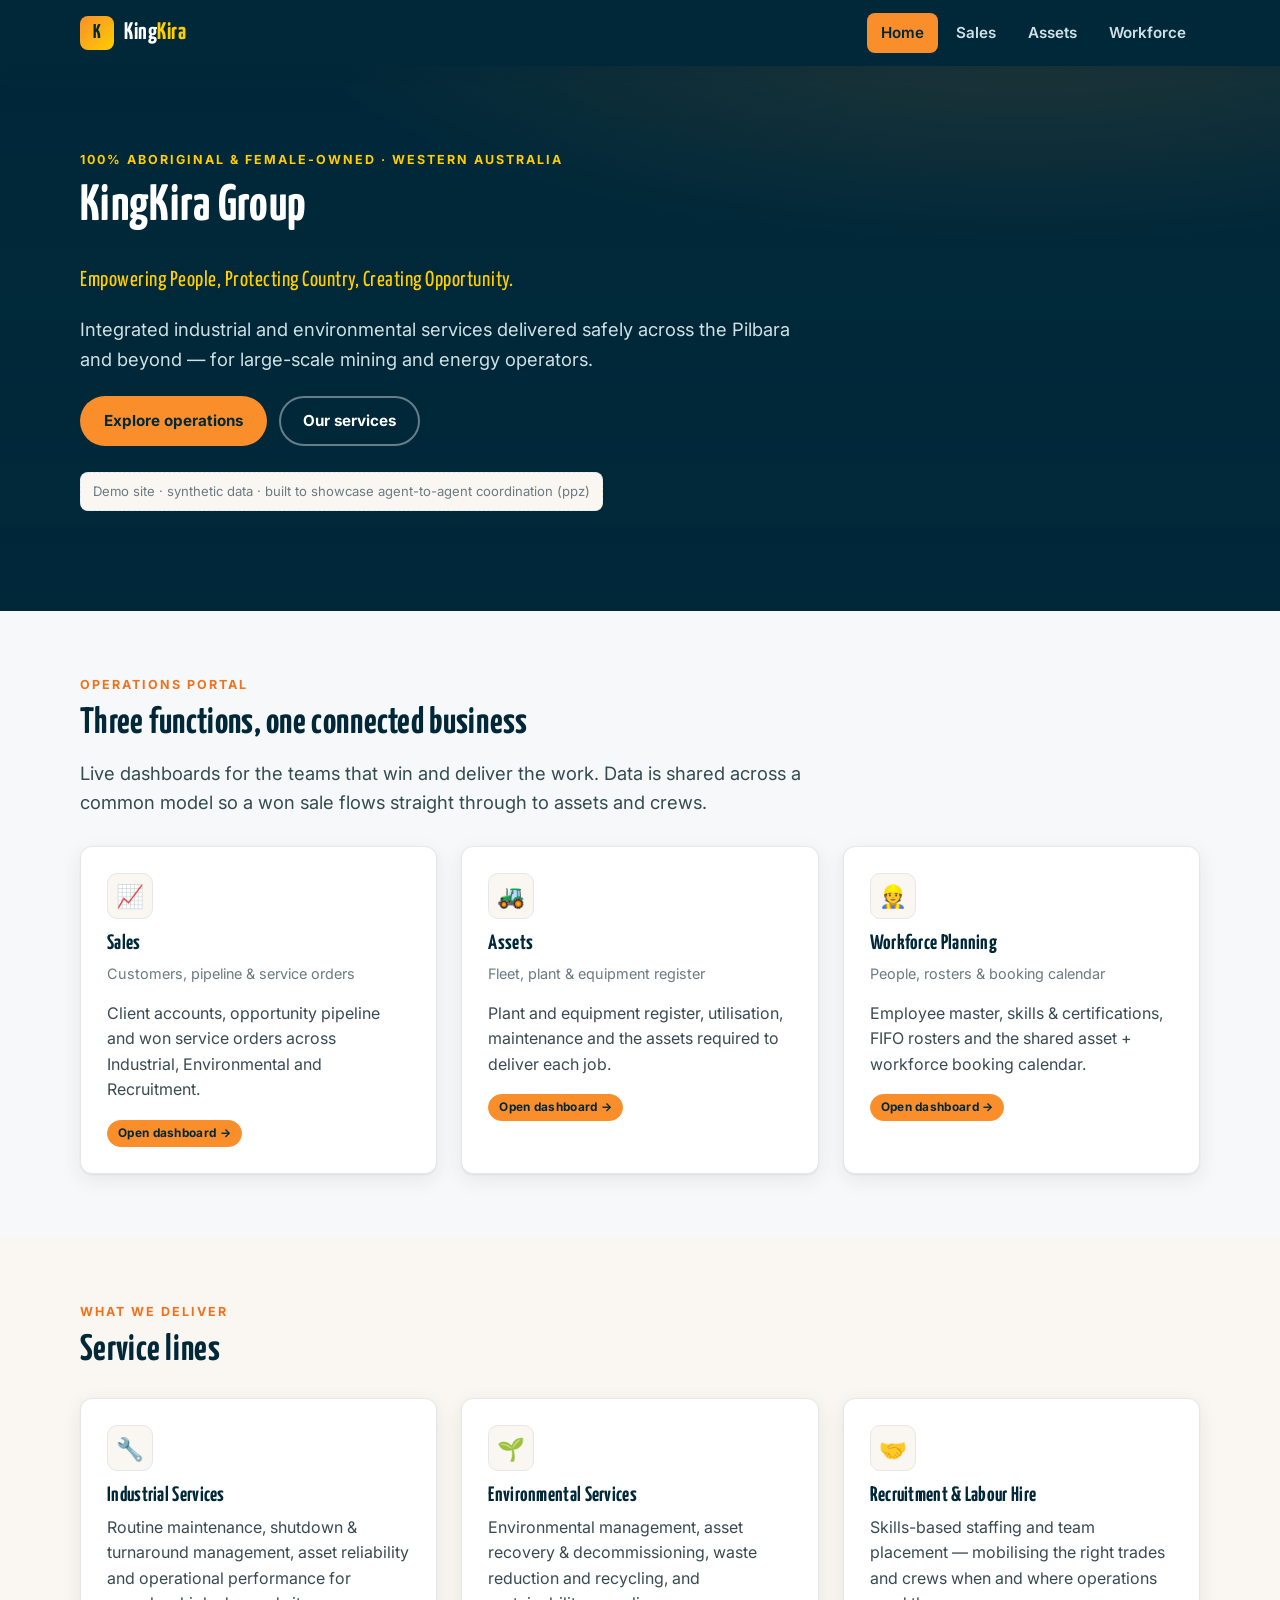
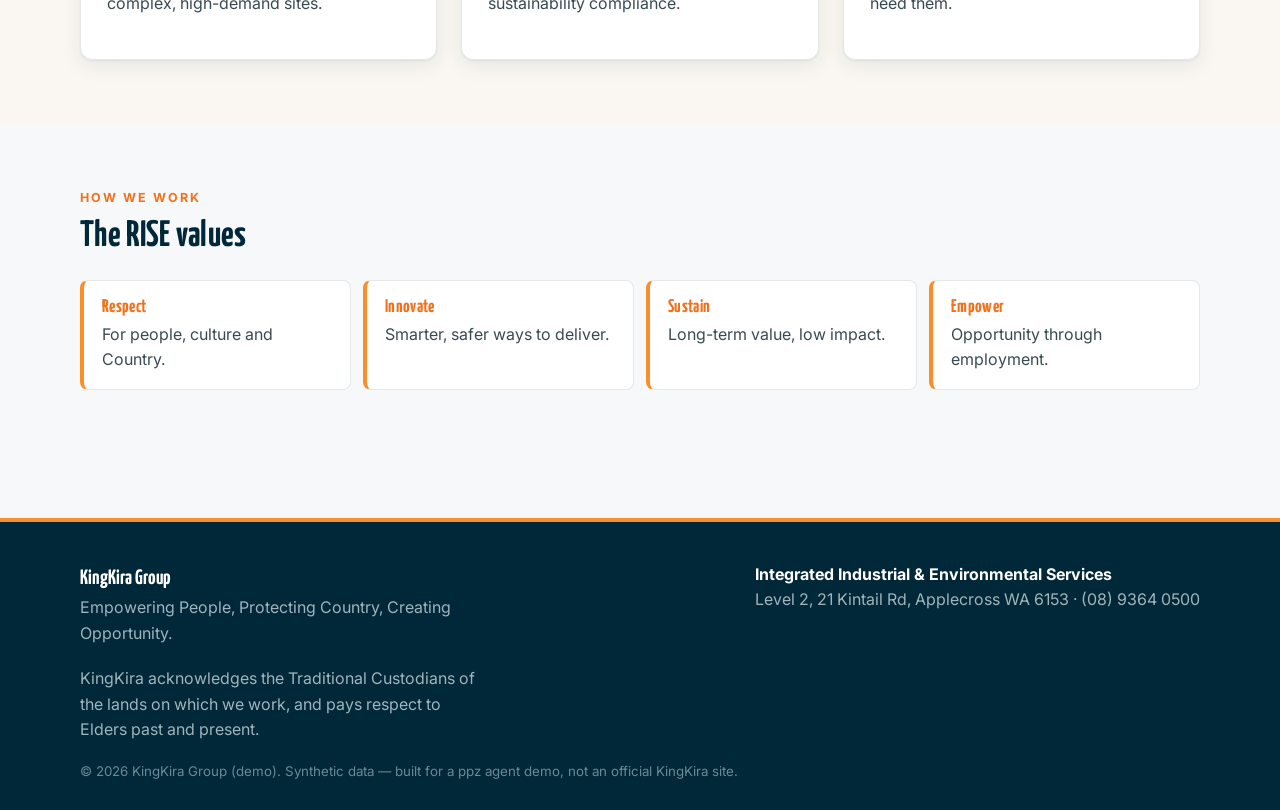
<file: docs/index.html>
<!DOCTYPE html>
<html lang="en" data-year="2026">
<head>
  <meta charset="utf-8">
  <meta name="viewport" content="width=device-width, initial-scale=1">
  <title>KingKira Group — Integrated Industrial &amp; Environmental Services</title>
  <meta name="description" content="KingKira Group operations portal (demo): Sales, Assets and Workforce Planning across WA mining &amp; energy.">
  <link rel="stylesheet" href="assets/css/brand.css">
</head>
<body>
  <div id="site-header"></div>

  <!-- HERO -->
  <section class="kk-hero">
    <div class="kk-container">
      <div class="kk-eyebrow" style="color:var(--kk-gold)">100% Aboriginal &amp; female-owned &middot; Western Australia</div>
      <h1>KingKira Group</h1>
      <div class="kk-hero__tag">Empowering People, Protecting Country, Creating Opportunity.</div>
      <p class="kk-lead" style="margin-top:18px">
        Integrated industrial and environmental services delivered safely across the Pilbara
        and beyond &mdash; for large-scale mining and energy operators.
      </p>
      <div class="kk-flex" style="margin-top:22px">
        <a class="kk-btn kk-btn--primary" href="#operations">Explore operations</a>
        <a class="kk-btn kk-btn--ghost" href="#services">Our services</a>
      </div>
      <p style="margin-top:26px"><span class="kk-demo-note">Demo site &middot; synthetic data &middot; built to showcase agent-to-agent coordination (ppz)</span></p>
    </div>
  </section>

  <!-- OPERATIONS: the 3 sub-portals -->
  <section class="kk-section" id="operations">
    <div class="kk-container">
      <div class="kk-eyebrow">Operations portal</div>
      <h2>Three functions, one connected business</h2>
      <p class="kk-lead">Live dashboards for the teams that win and deliver the work. Data is shared across a common model so a won sale flows straight through to assets and crews.</p>
      <div class="kk-grid kk-grid--3" style="margin-top:28px">

        <a class="kk-card kk-card--link" href="sales/" style="text-decoration:none;color:inherit">
          <div class="kk-card__icon">📈</div>
          <h3>Sales</h3>
          <p class="kk-card__meta">Customers, pipeline &amp; service orders</p>
          <p>Client accounts, opportunity pipeline and won service orders across Industrial, Environmental and Recruitment.</p>
          <span class="kk-badge kk-badge--orange">Open dashboard →</span>
        </a>

        <a class="kk-card kk-card--link" href="fleet/" style="text-decoration:none;color:inherit">
          <div class="kk-card__icon">🚜</div>
          <h3>Assets</h3>
          <p class="kk-card__meta">Fleet, plant &amp; equipment register</p>
          <p>Plant and equipment register, utilisation, maintenance and the assets required to deliver each job.</p>
          <span class="kk-badge kk-badge--orange">Open dashboard →</span>
        </a>

        <a class="kk-card kk-card--link" href="workforce/" style="text-decoration:none;color:inherit">
          <div class="kk-card__icon">👷</div>
          <h3>Workforce Planning</h3>
          <p class="kk-card__meta">People, rosters &amp; booking calendar</p>
          <p>Employee master, skills &amp; certifications, FIFO rosters and the shared asset + workforce booking calendar.</p>
          <span class="kk-badge kk-badge--orange">Open dashboard →</span>
        </a>

      </div>
    </div>
  </section>

  <!-- SERVICES -->
  <section class="kk-section kk-section--tint" id="services">
    <div class="kk-container">
      <div class="kk-eyebrow">What we deliver</div>
      <h2>Service lines</h2>
      <div class="kk-grid kk-grid--3" style="margin-top:28px">
        <div class="kk-card">
          <div class="kk-card__icon">🔧</div>
          <h3>Industrial Services</h3>
          <p>Routine maintenance, shutdown &amp; turnaround management, asset reliability and operational performance for complex, high-demand sites.</p>
        </div>
        <div class="kk-card">
          <div class="kk-card__icon">🌱</div>
          <h3>Environmental Services</h3>
          <p>Environmental management, asset recovery &amp; decommissioning, waste reduction and recycling, and sustainability compliance.</p>
        </div>
        <div class="kk-card">
          <div class="kk-card__icon">🤝</div>
          <h3>Recruitment &amp; Labour Hire</h3>
          <p>Skills-based staffing and team placement — mobilising the right trades and crews when and where operations need them.</p>
        </div>
      </div>
    </div>
  </section>

  <!-- RISE VALUES -->
  <section class="kk-section">
    <div class="kk-container">
      <div class="kk-eyebrow">How we work</div>
      <h2>The RISE values</h2>
      <div class="kk-rise" style="margin-top:24px">
        <div class="kk-rise__item"><h4>Respect</h4><p class="kk-mb0">For people, culture and Country.</p></div>
        <div class="kk-rise__item"><h4>Innovate</h4><p class="kk-mb0">Smarter, safer ways to deliver.</p></div>
        <div class="kk-rise__item"><h4>Sustain</h4><p class="kk-mb0">Long-term value, low impact.</p></div>
        <div class="kk-rise__item"><h4>Empower</h4><p class="kk-mb0">Opportunity through employment.</p></div>
      </div>
    </div>
  </section>

  <div id="site-footer"></div>
  <script src="assets/js/include.js" data-active="home"></script>
</body>
</html>
</file>
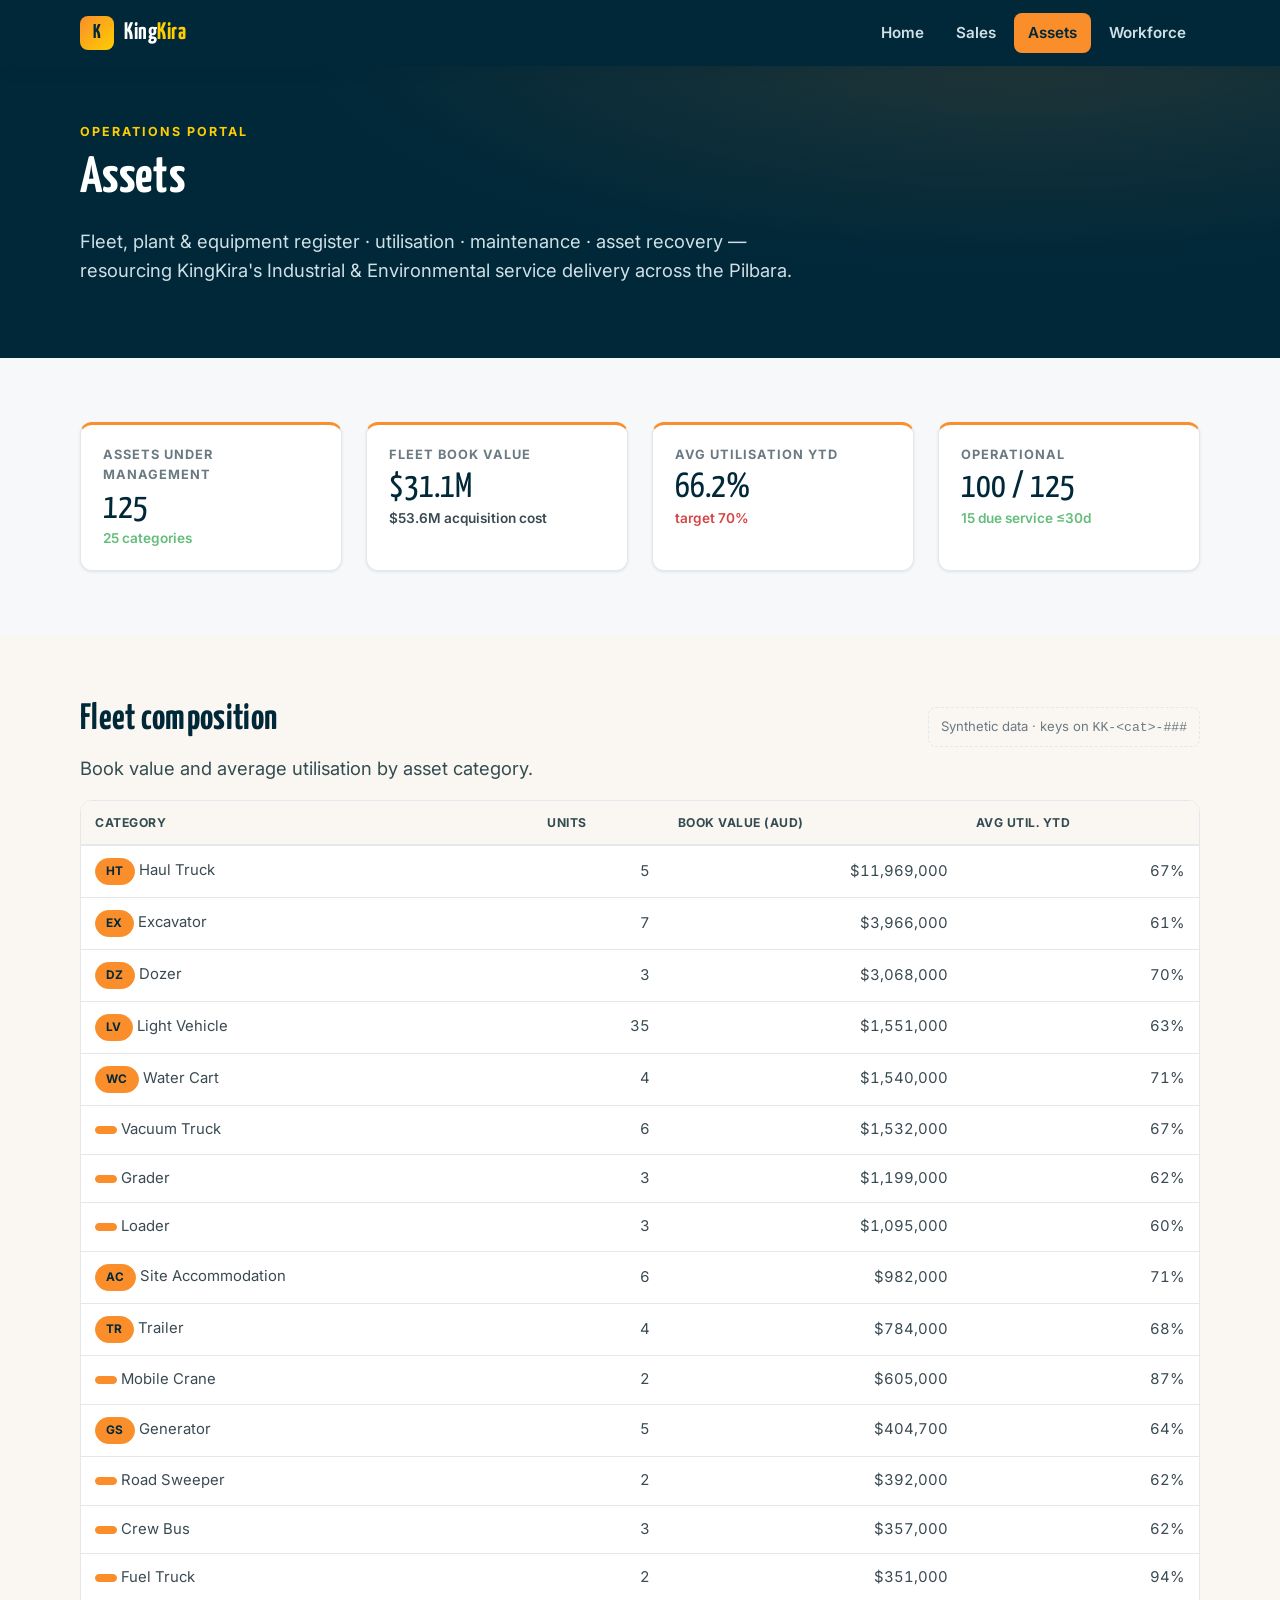
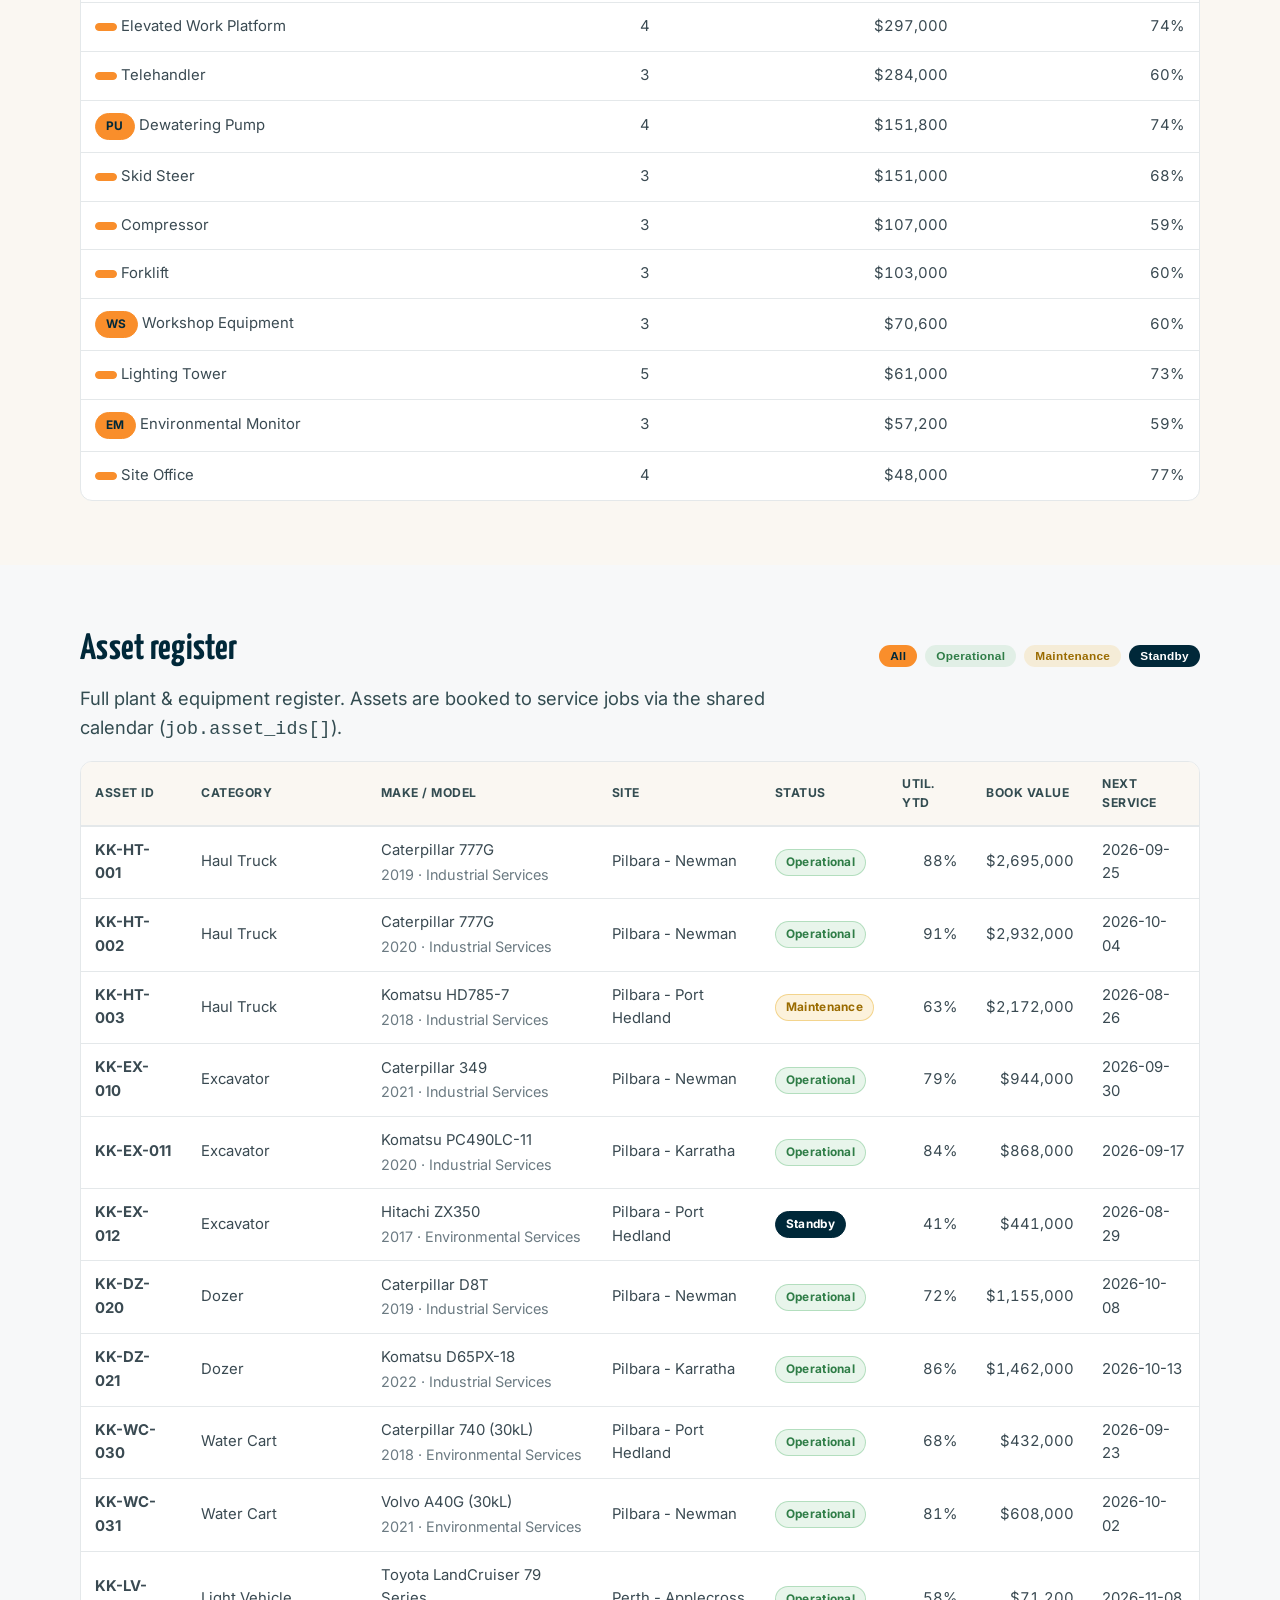
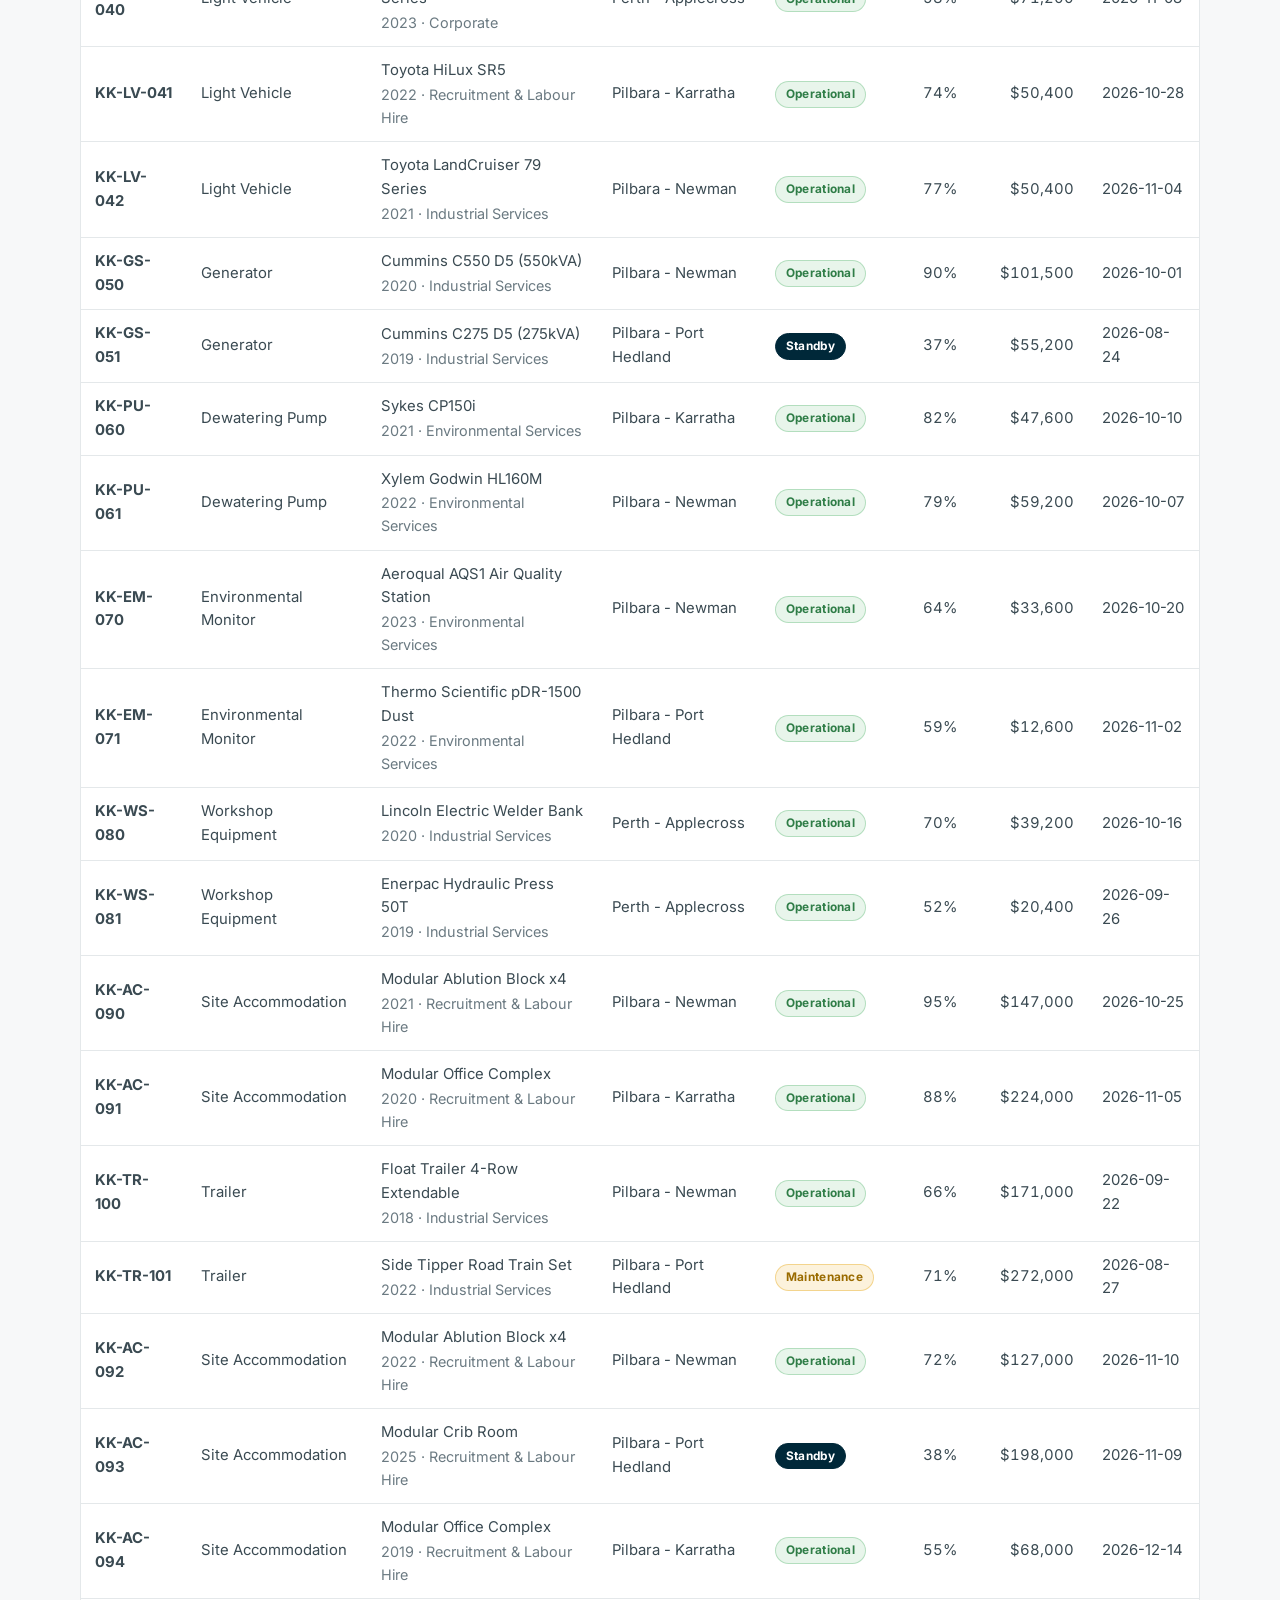
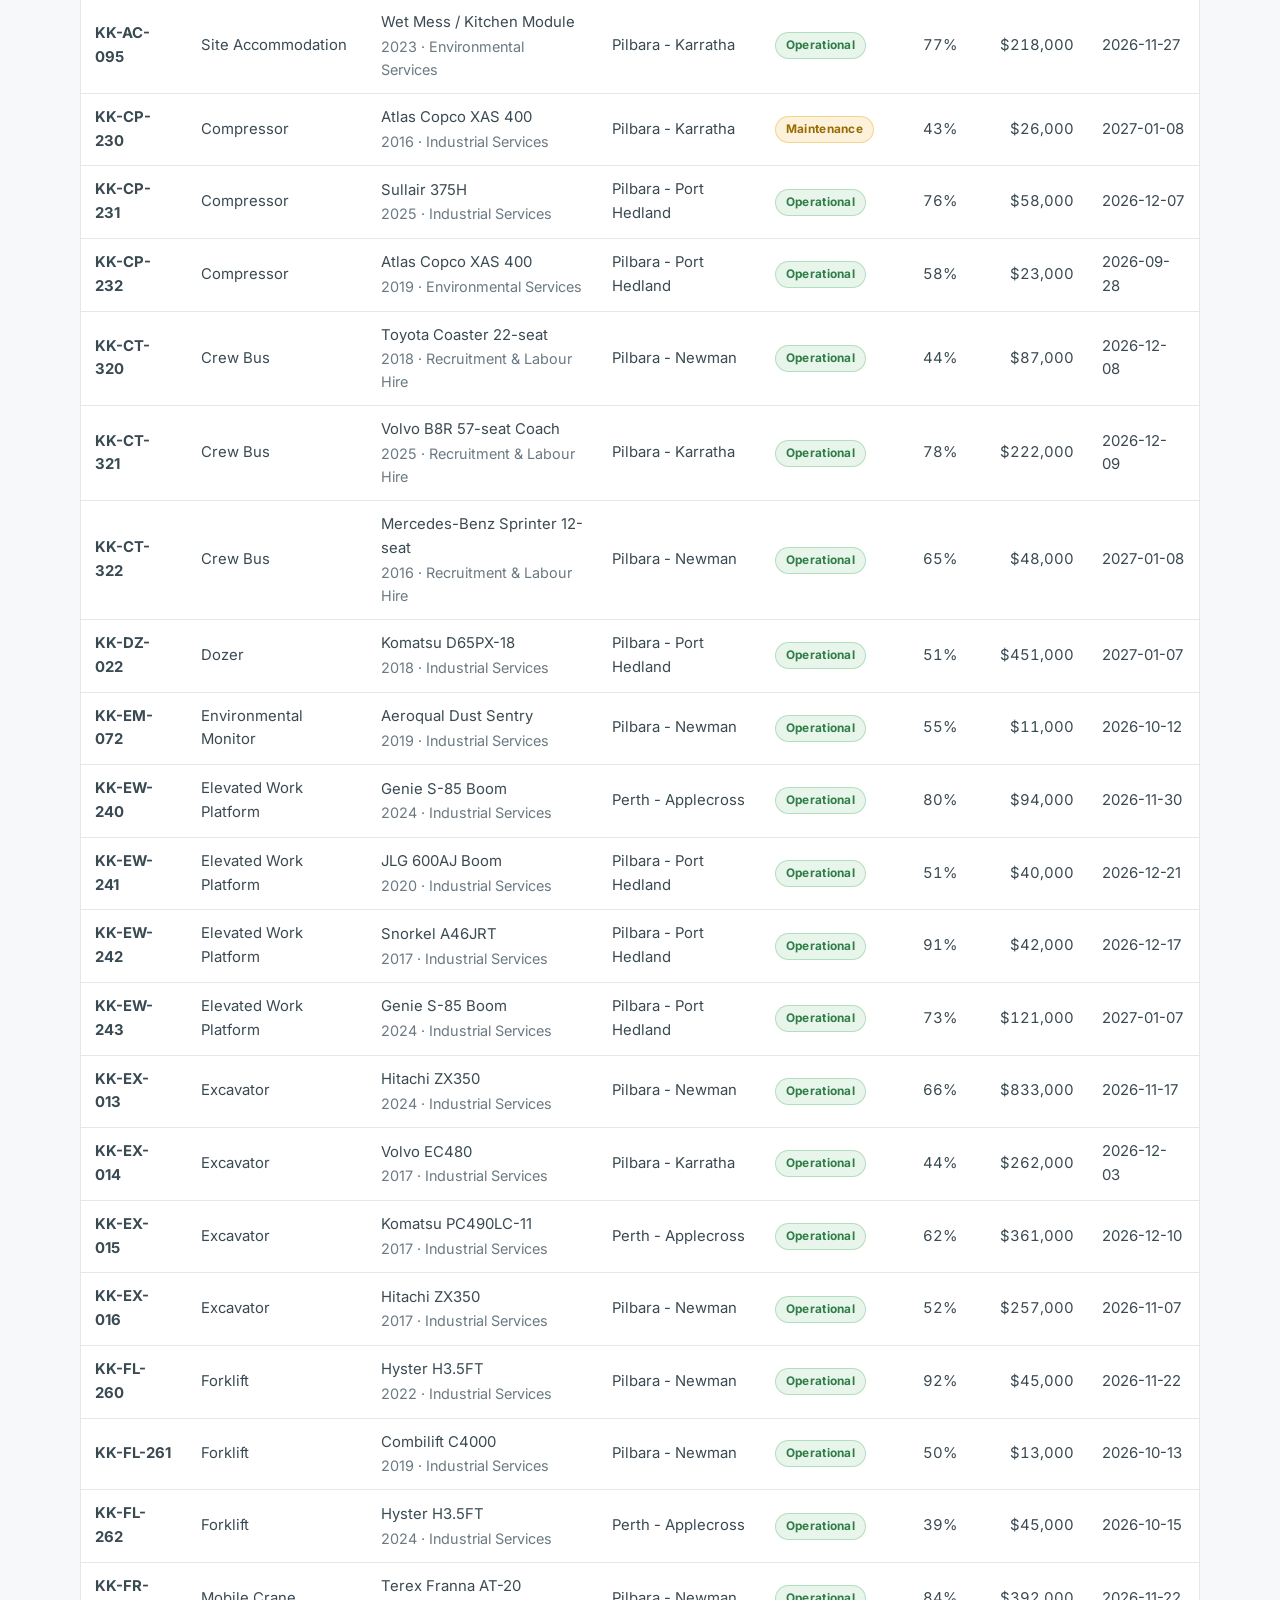
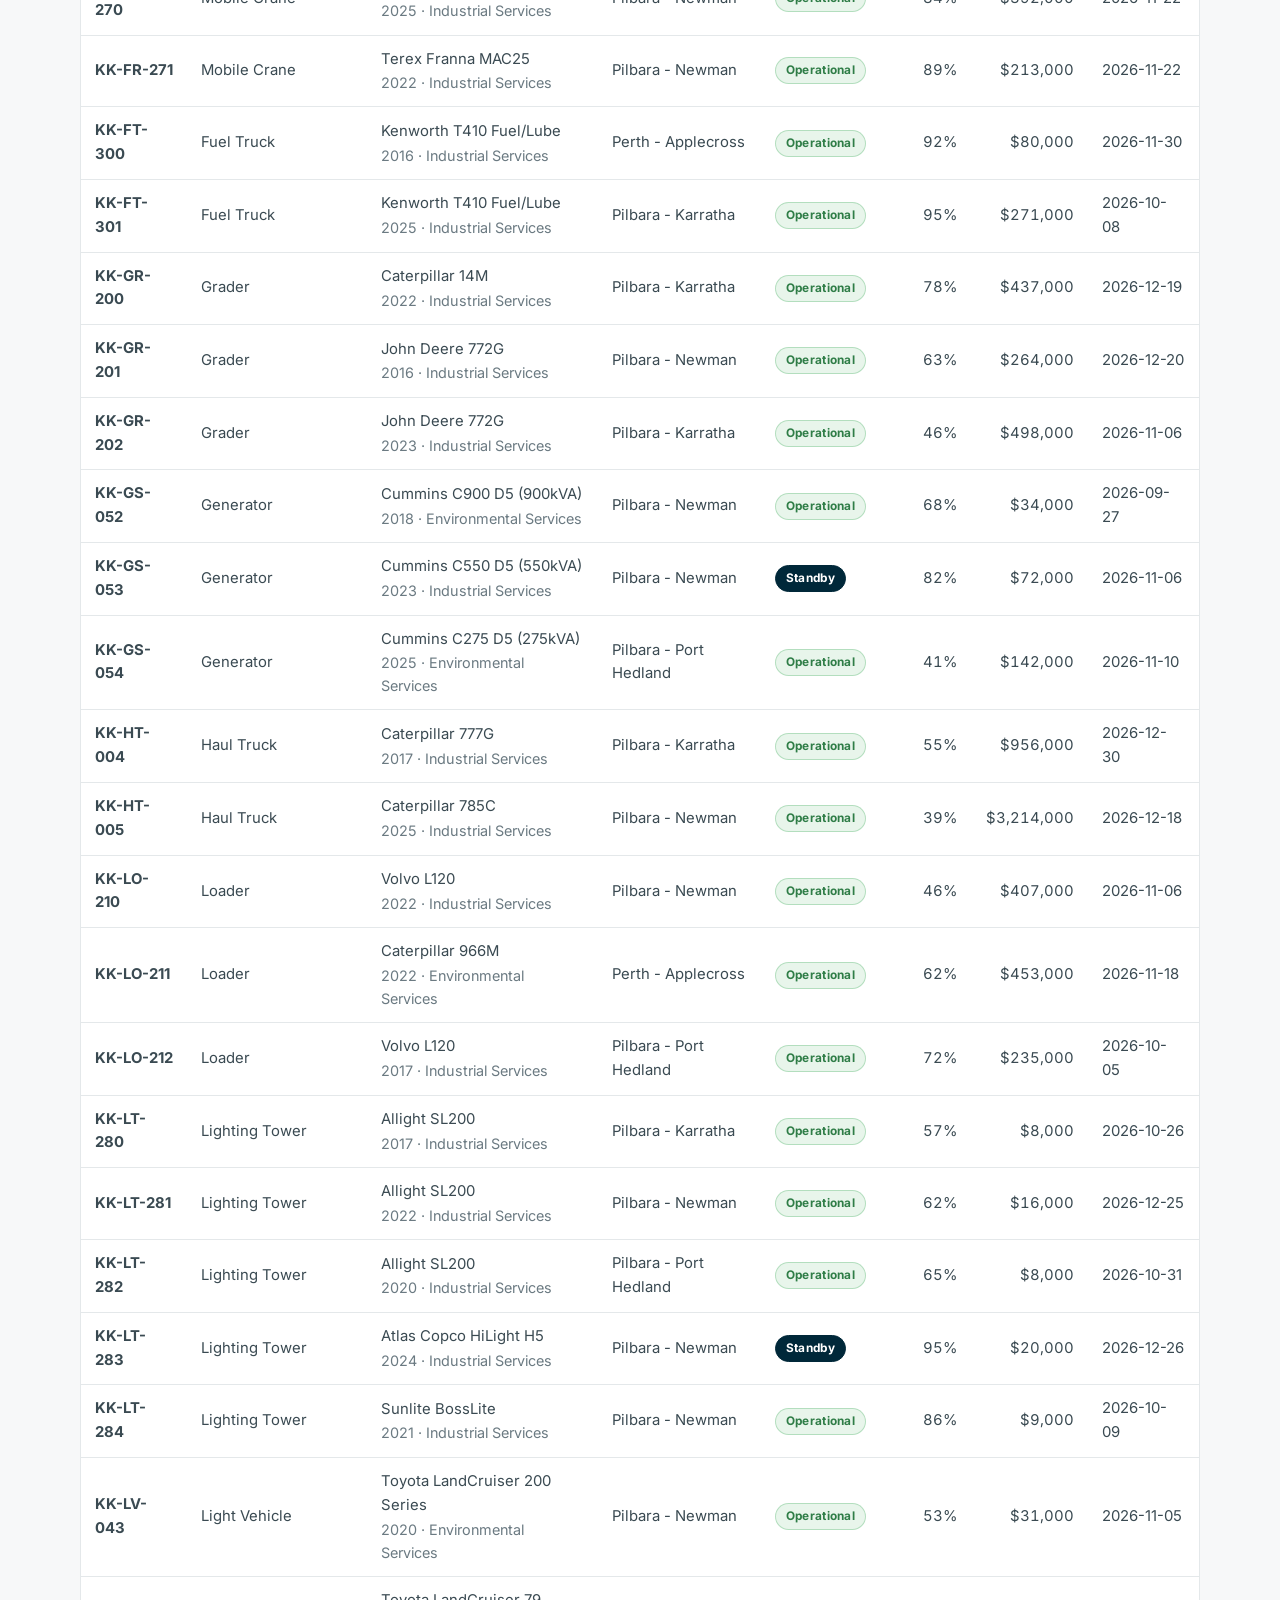
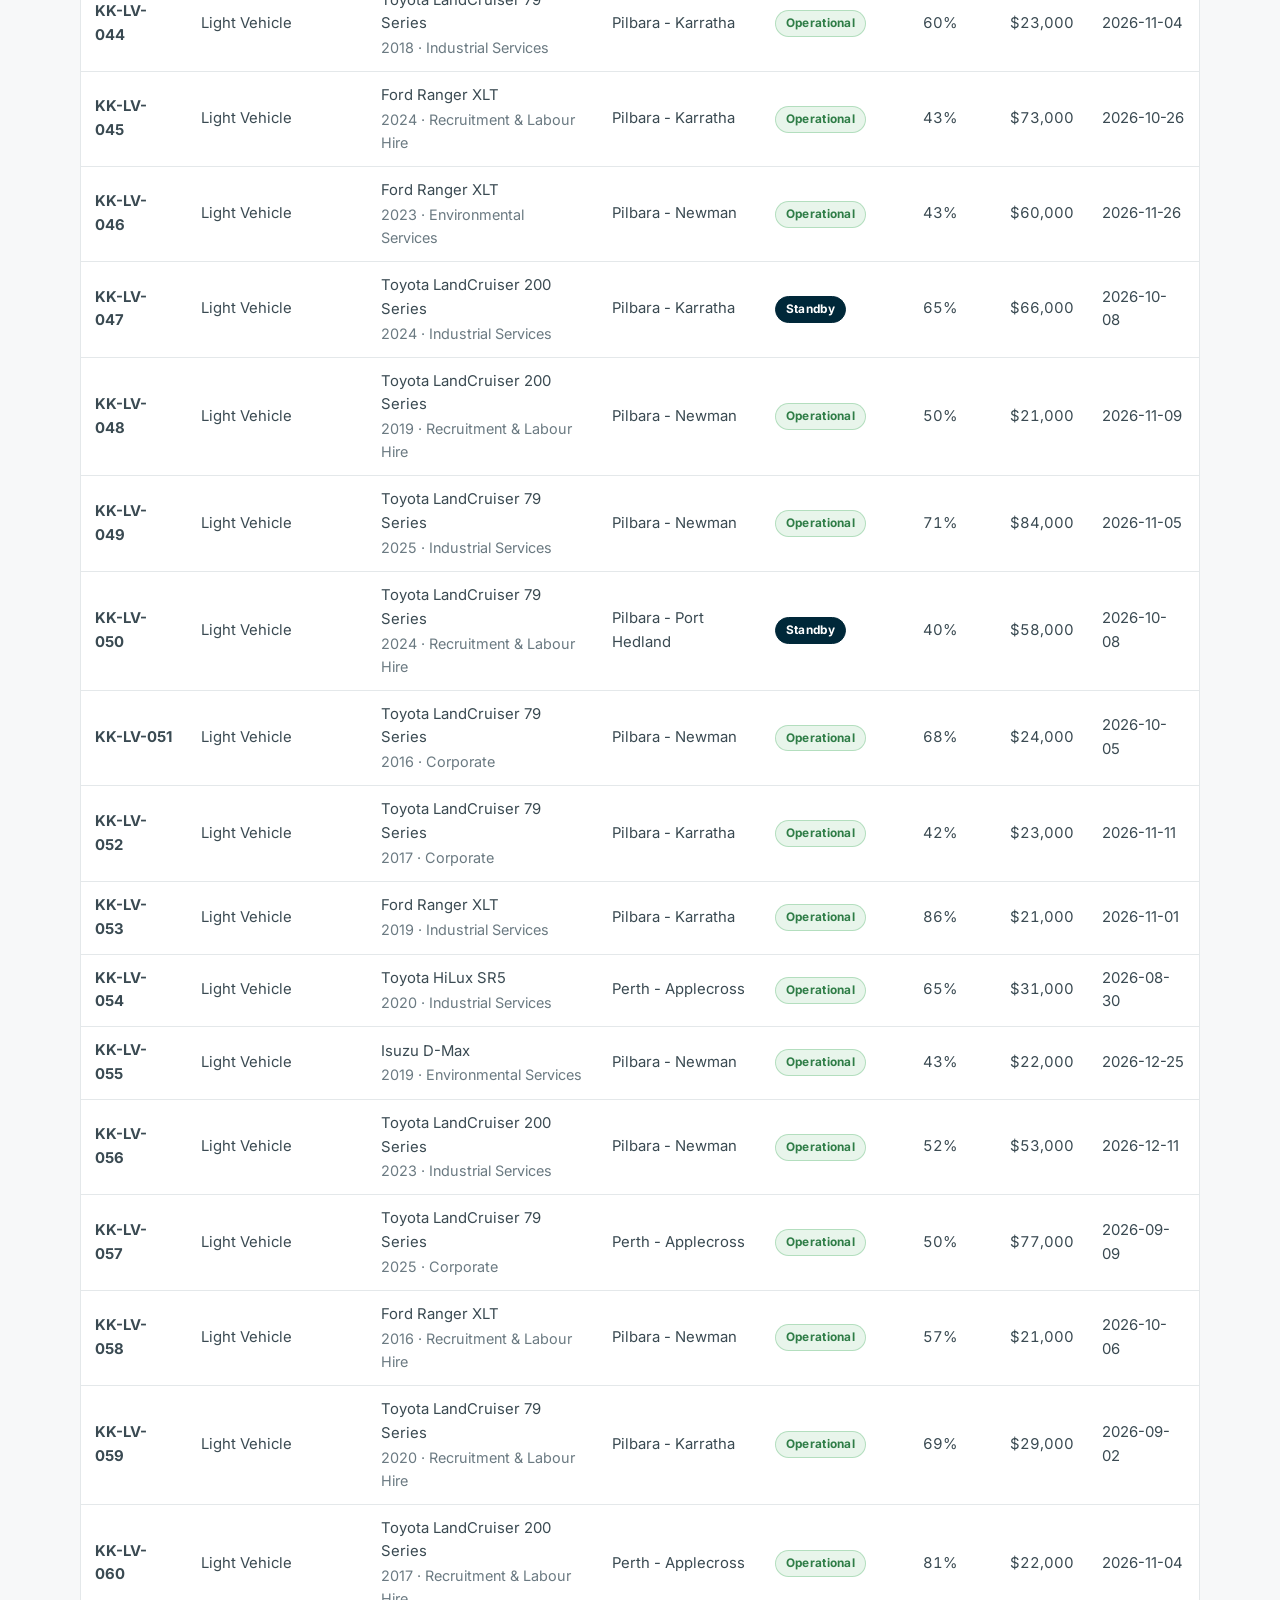
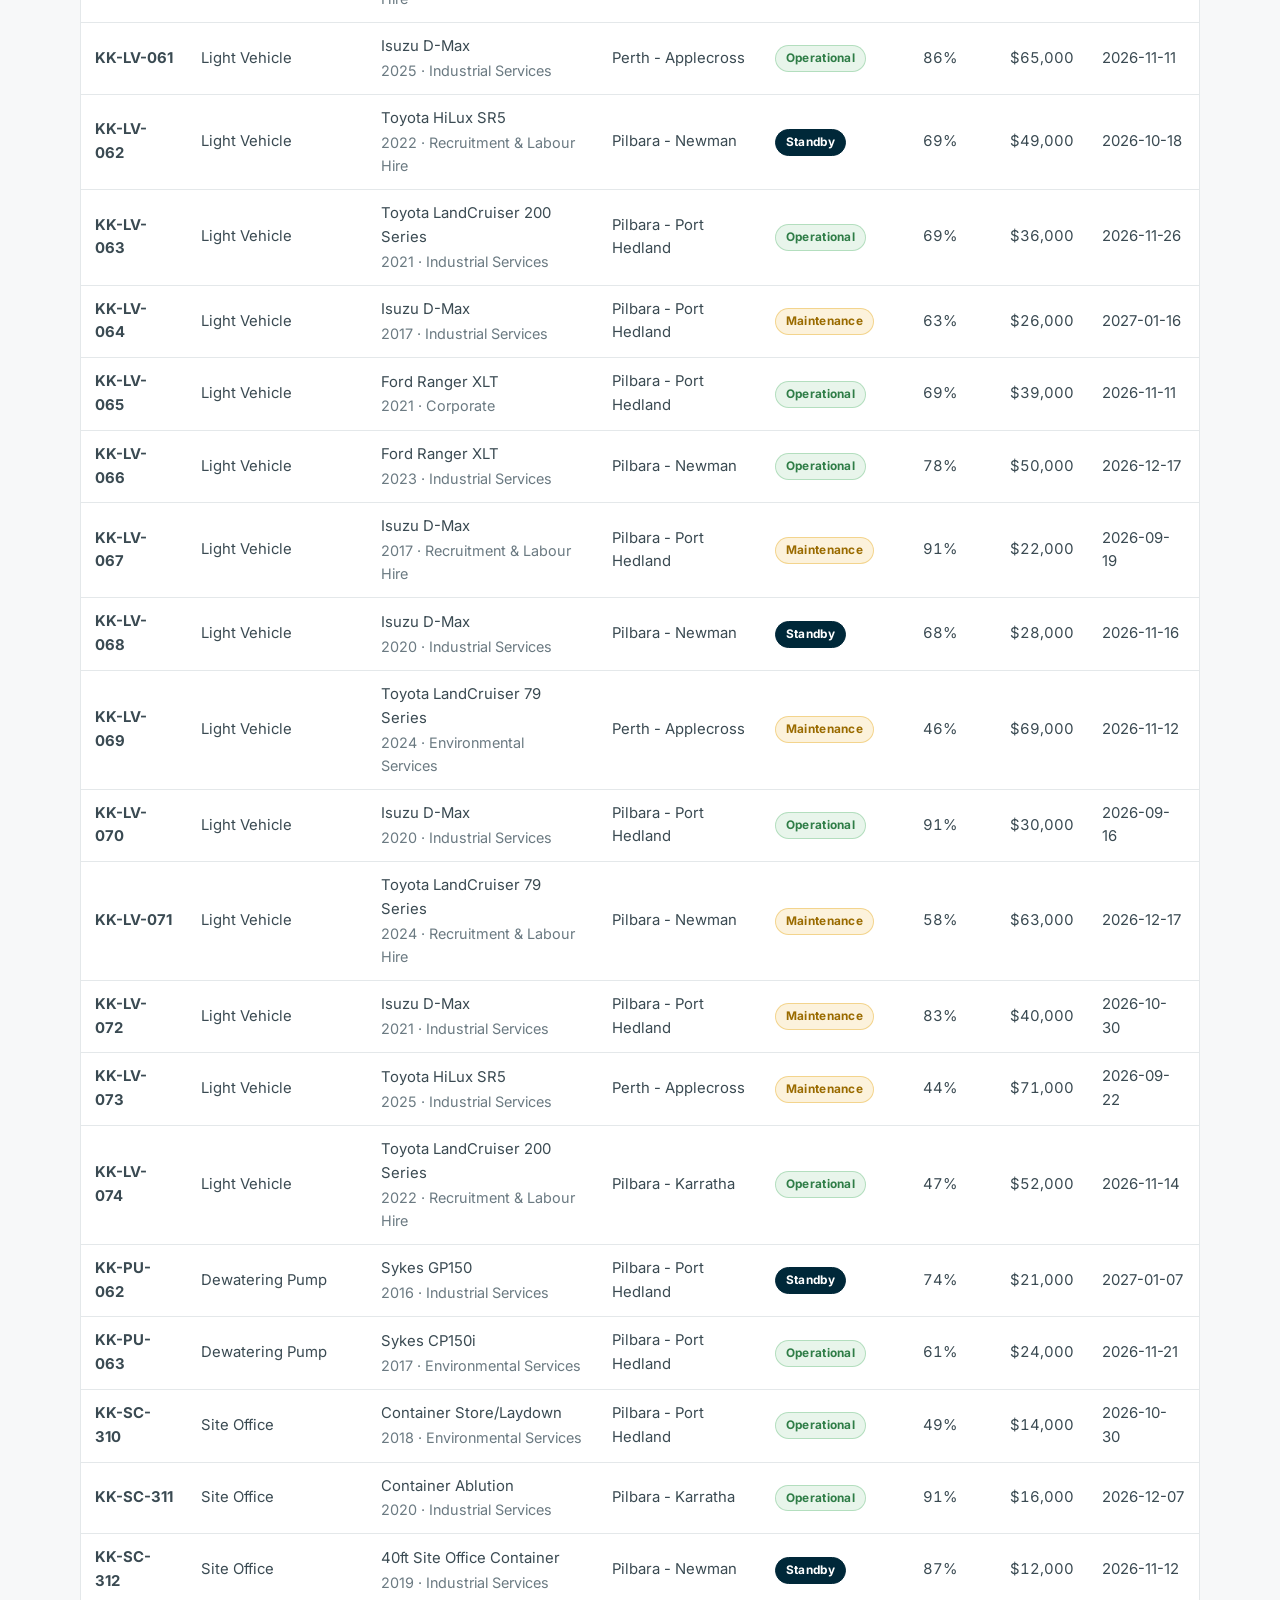
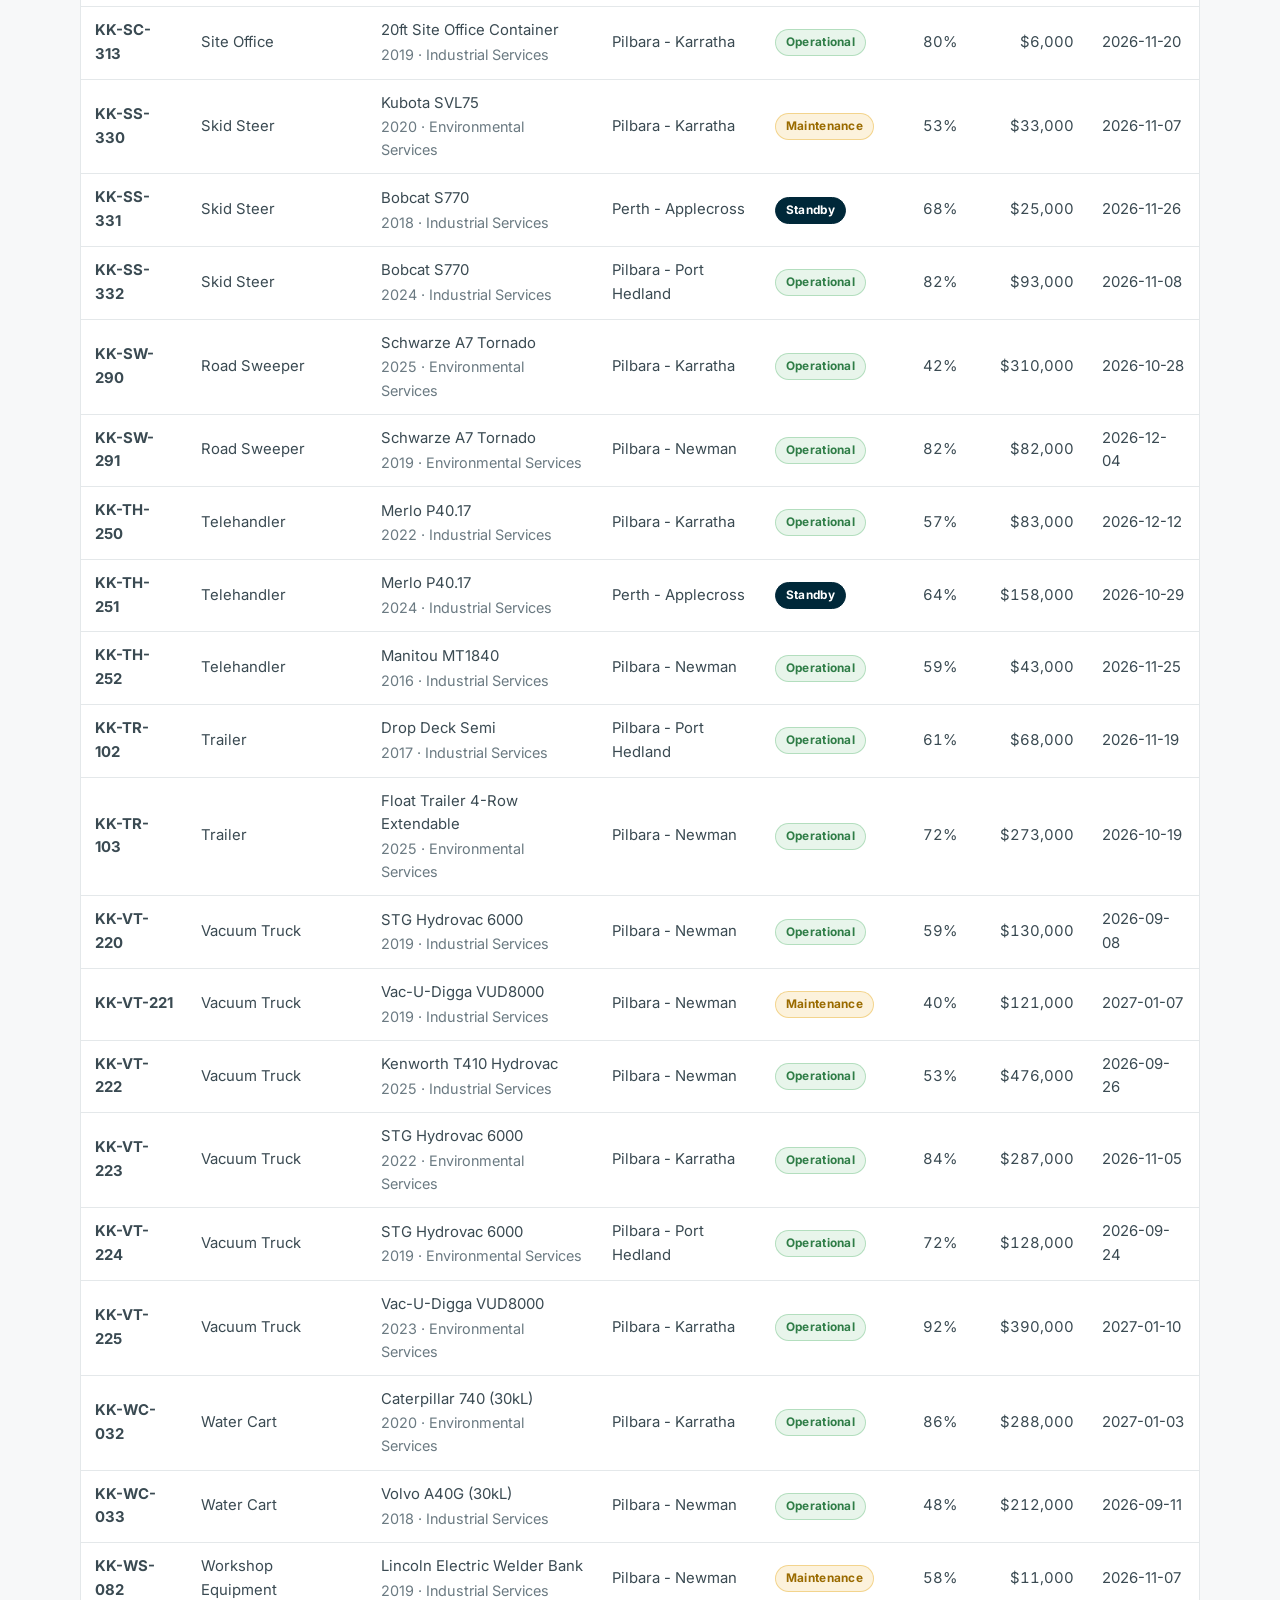
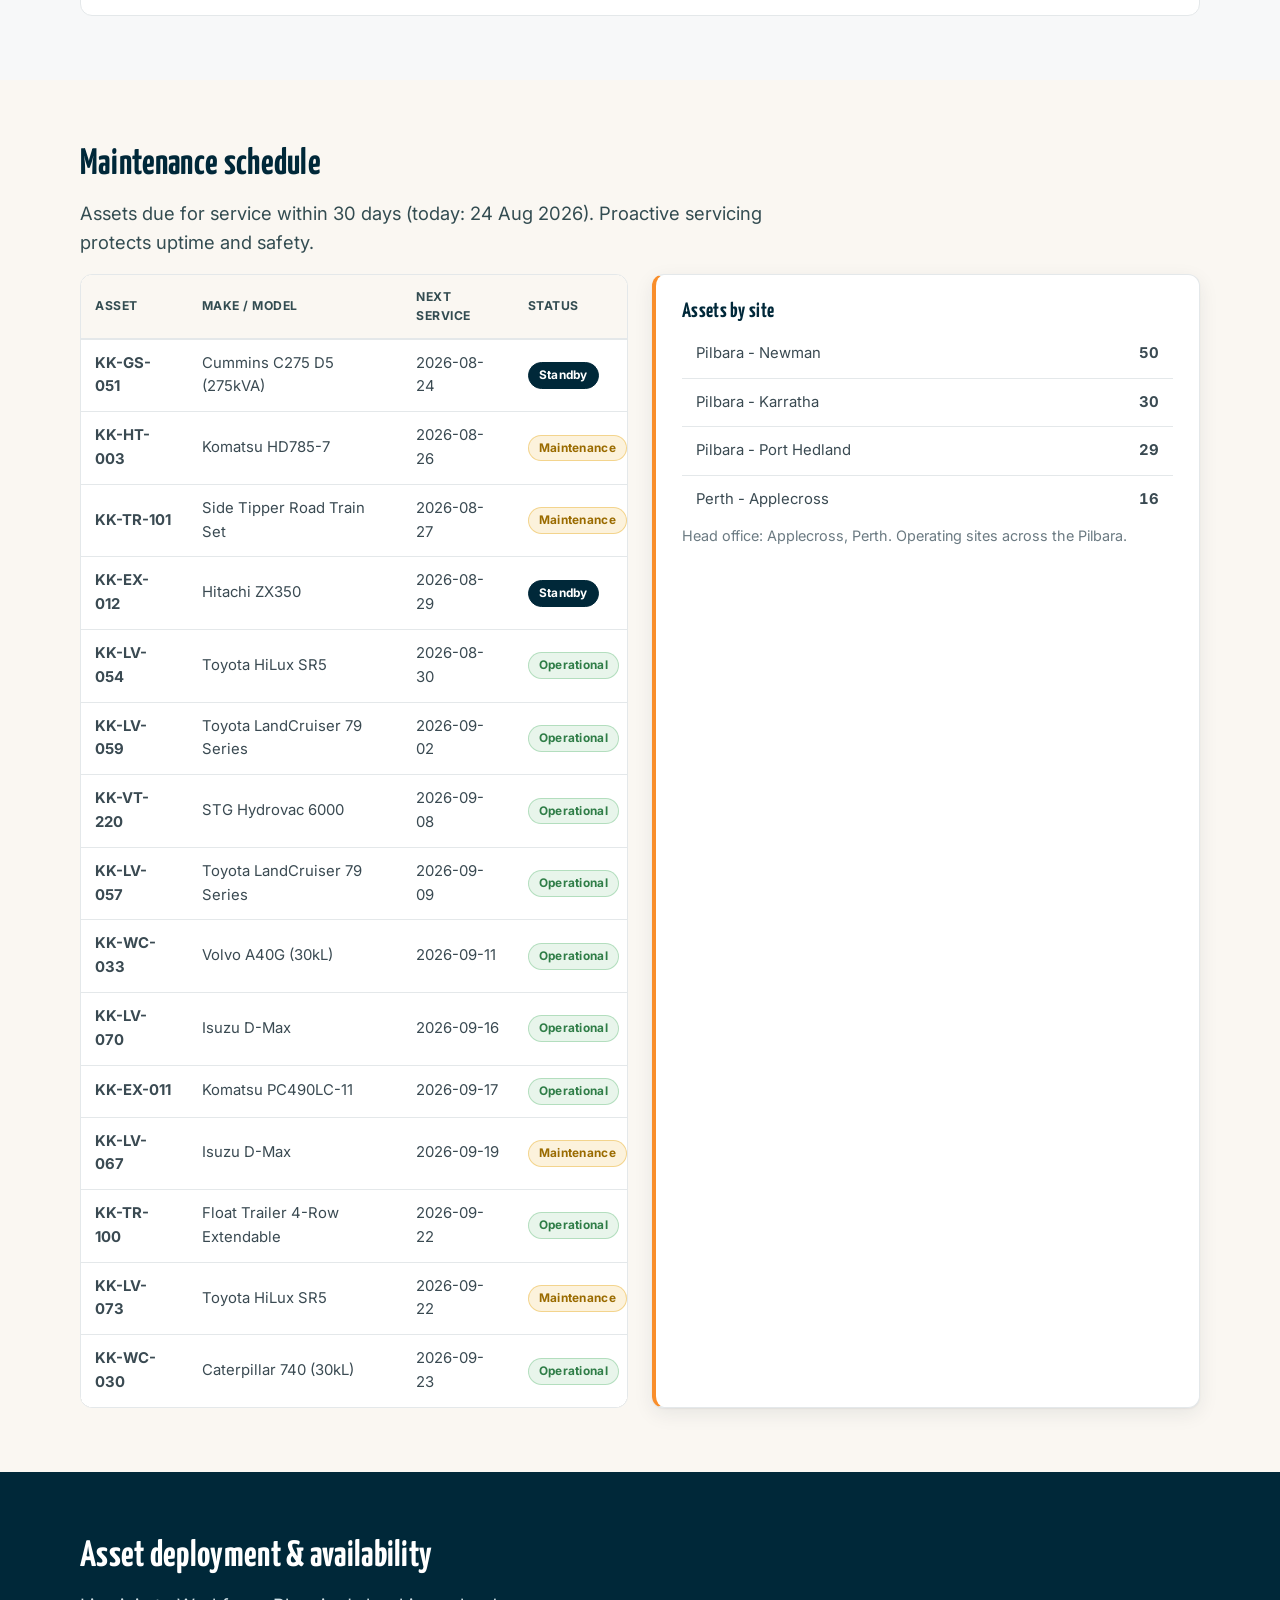
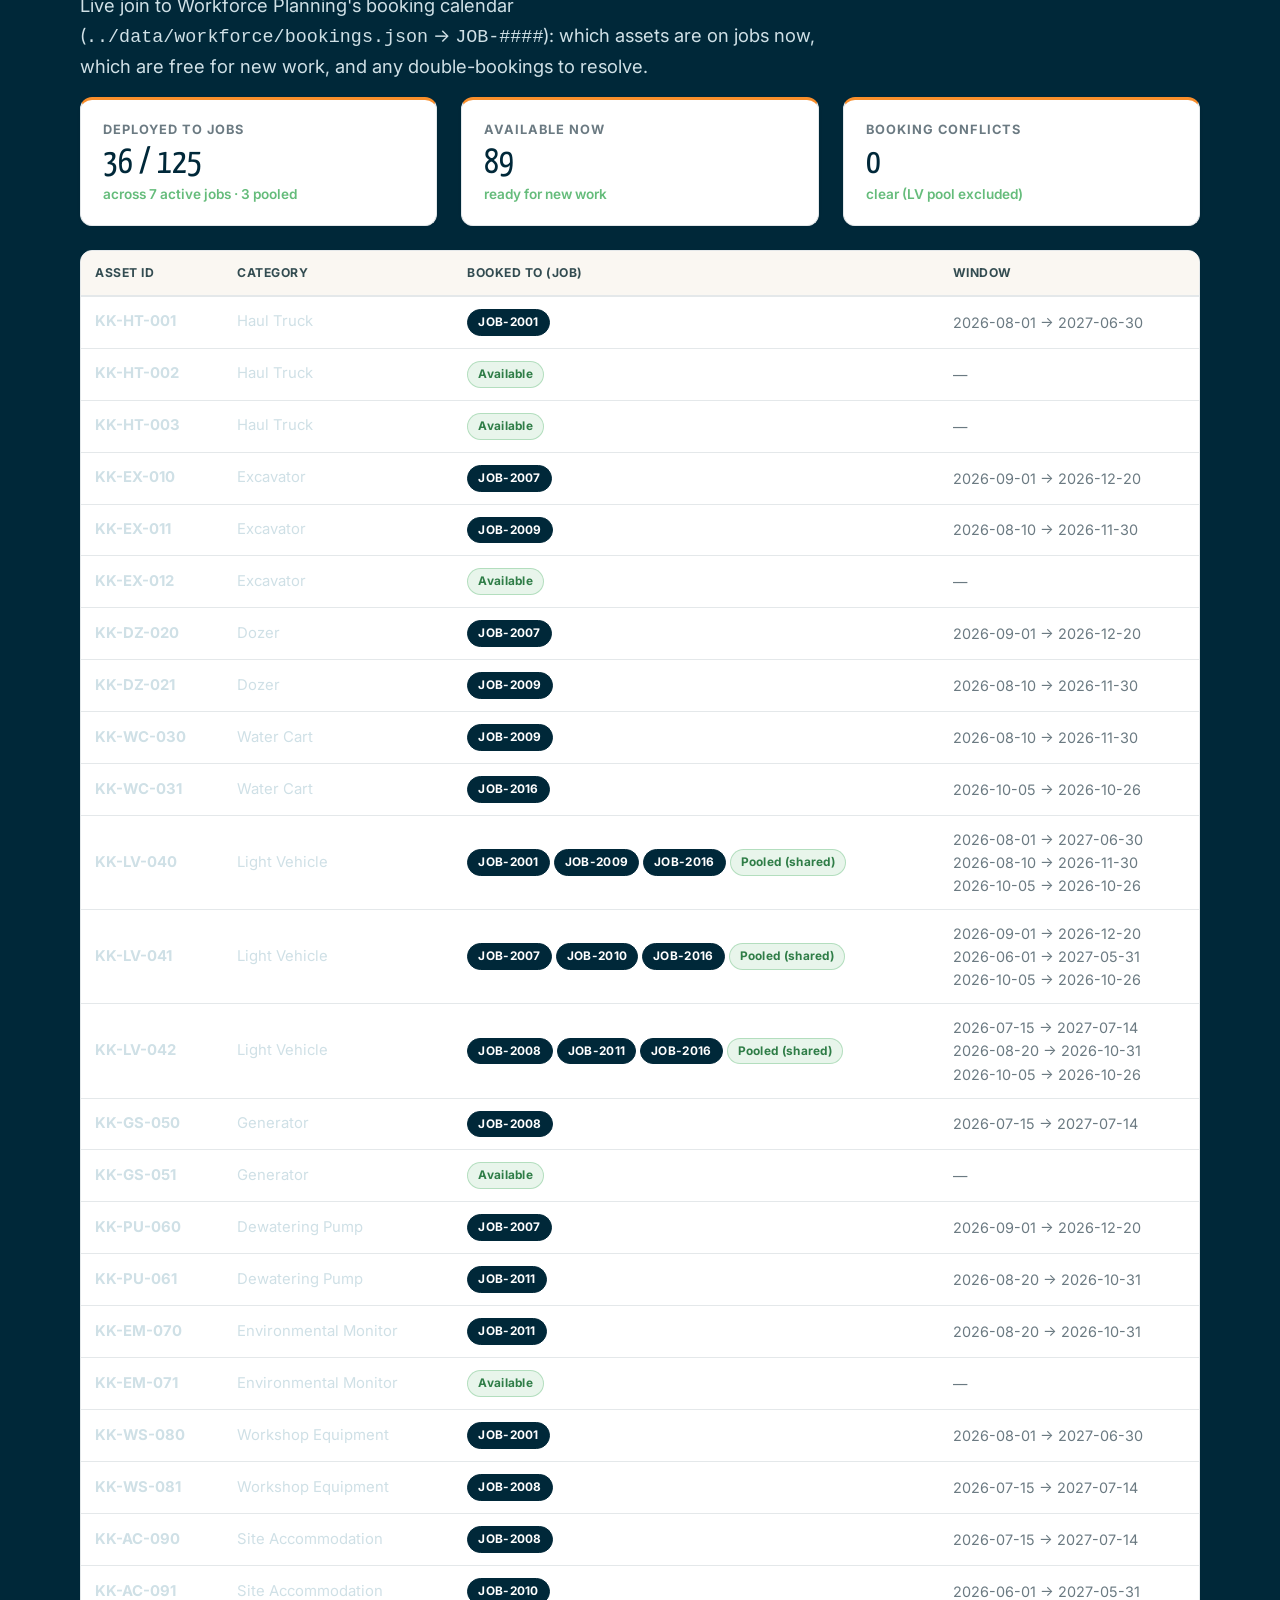
<file: docs/fleet/index.html>
<!DOCTYPE html>
<html lang="en" data-year="2026">
<head>
  <meta charset="utf-8">
  <meta name="viewport" content="width=device-width, initial-scale=1">
  <title>Assets — KingKira Group</title>
  <meta name="description" content="KingKira Group asset, plant &amp; equipment register (demo): utilisation, maintenance &amp; asset recovery.">
  <link rel="stylesheet" href="../assets/css/brand.css">
</head>
<body>
  <div id="site-header"></div>

  <section class="kk-hero" style="padding:56px 0">
    <div class="kk-container">
      <div class="kk-eyebrow" style="color:var(--kk-gold)">Operations portal</div>
      <h1>Assets</h1>
      <p class="kk-lead">Fleet, plant &amp; equipment register &middot; utilisation &middot; maintenance &middot; asset recovery — resourcing KingKira's Industrial &amp; Environmental service delivery across the Pilbara.</p>
    </div>
  </section>

  <!-- KPI row -->
  <section class="kk-section">
    <div class="kk-container">
      <div class="kk-grid kk-grid--4" id="kpi"></div>
    </div>
  </section>

  <!-- Fleet composition -->
  <section class="kk-section kk-section--tint">
    <div class="kk-container">
      <div class="kk-flex kk-between">
        <h2 class="kk-mt0">Fleet composition</h2>
        <span class="kk-demo-note">Synthetic data &middot; keys on <code>KK-&lt;cat&gt;-###</code></span>
      </div>
      <p class="kk-lead">Book value and average utilisation by asset category.</p>
      <div class="kk-table-wrap">
        <table class="kk-table">
          <thead><tr><th>Category</th><th class="kk-num">Units</th><th class="kk-num">Book value (AUD)</th><th class="kk-num">Avg util. YTD</th></tr></thead>
          <tbody id="compRows"></tbody>
        </table>
      </div>
    </div>
  </section>

  <!-- Asset register -->
  <section class="kk-section">
    <div class="kk-container">
      <div class="kk-flex kk-between">
        <h2 class="kk-mt0">Asset register</h2>
        <div class="kk-pill-row" id="filters"></div>
      </div>
      <p class="kk-lead">Full plant &amp; equipment register. Assets are booked to service jobs via the shared calendar (<code>job.asset_ids[]</code>).</p>
      <div class="kk-table-wrap">
        <table class="kk-table">
          <thead><tr>
            <th>Asset ID</th><th>Category</th><th>Make / model</th><th>Site</th>
            <th>Status</th><th class="kk-num">Util. YTD</th><th class="kk-num">Book value</th><th>Next service</th>
          </tr></thead>
          <tbody id="regRows"></tbody>
        </table>
      </div>
    </div>
  </section>

  <!-- Maintenance -->
  <section class="kk-section kk-section--tint">
    <div class="kk-container">
      <h2 class="kk-mt0">Maintenance schedule</h2>
      <p class="kk-lead">Assets due for service within 30 days (today: 24 Aug 2026). Proactive servicing protects uptime and safety.</p>
      <div class="kk-grid kk-grid--2">
        <div class="kk-table-wrap">
          <table class="kk-table">
            <thead><tr><th>Asset</th><th>Make / model</th><th>Next service</th><th>Status</th></tr></thead>
            <tbody id="maintRows"></tbody>
          </table>
        </div>
        <div class="kk-card" style="border-left:4px solid var(--kk-orange)">
          <h3 class="kk-mt0">Assets by site</h3>
          <div class="kk-table-wrap" style="border:none">
            <table class="kk-table" style="min-width:auto">
              <tbody id="siteRows"></tbody>
            </table>
          </div>
          <p class="kk-card__meta kk-mb0">Head office: Applecross, Perth. Operating sites across the Pilbara.</p>
        </div>
      </div>
    </div>
  </section>

  <!-- Asset deployment (cross-domain join to Workforce bookings) -->
  <section class="kk-section kk-section--dark">
    <div class="kk-container">
      <h2 class="kk-mt0">Asset deployment &amp; availability</h2>
      <p class="kk-lead" style="color:#cfe0e6">Live join to Workforce Planning's booking calendar
        (<code>../data/workforce/bookings.json</code> &rarr; <code>JOB-####</code>): which assets are on jobs
        now, which are free for new work, and any double-bookings to resolve.</p>
      <div class="kk-grid kk-grid--3" id="deploySummary" style="margin-bottom:24px"></div>
      <div class="kk-table-wrap">
        <table class="kk-table">
          <thead><tr><th>Asset ID</th><th>Category</th><th>Booked to (JOB)</th><th>Window</th></tr></thead>
          <tbody id="deployRows"></tbody>
        </table>
      </div>
    </div>
  </section>

  <!-- Asset readiness vs sales pipeline -->
  <section class="kk-section">
    <div class="kk-container">
      <h2 class="kk-mt0">Asset readiness vs sales pipeline</h2>
      <p class="kk-lead">Owned plant capacity by category against open enquiries
        (<code>../data/sales/sales.json</code>, stage Proposal/Negotiation). Where owned units are
        fully committed, new work needs <strong>hire / procurement</strong> — the plant equivalent of
        the labour-hire gap. Indicative (category-level).</p>
      <div class="kk-table-wrap" style="margin-bottom:24px">
        <table class="kk-table">
          <thead><tr><th>Category</th><th class="kk-num">Owned</th><th class="kk-num">Committed</th>
            <th class="kk-num">Available</th><th class="kk-num">Open enquiries</th><th>Status</th></tr></thead>
          <tbody id="capRows"></tbody>
        </table>
      </div>
      <h3>Open enquiries — asset view</h3>
      <div class="kk-table-wrap">
        <table class="kk-table">
          <thead><tr><th>Sale</th><th>Enquiry</th><th>Window</th><th>Asset needs</th><th>Coverage</th></tr></thead>
          <tbody id="pipeRows"></tbody>
        </table>
      </div>
    </div>
  </section>

  <!-- Current enquiry asset plans -->
  <section class="kk-section kk-section--tint">
    <div class="kk-container">
      <h2 class="kk-mt0">Enquiry asset plans</h2>
      <p class="kk-lead">Live asset response to open enquiries — owned units earmarked plus the
        hire/procurement list where owned fleet is committed. Updated when a new job comes in.</p>
      <div id="planWrap"></div>
    </div>
  </section>

  <!-- Cross-domain note -->
  <section class="kk-section">
    <div class="kk-container">
      <div class="kk-card kk-card--link" style="border-left:4px solid var(--kk-navy)">
        <h3 class="kk-mt0">How Assets connect</h3>
        <p class="kk-mb0">Every asset here is a <strong>delivery resource</strong>. When Sales wins a service order
        (<code>SALE-####</code>), Workforce Planning schedules a <code>JOB-####</code> on the shared calendar that
        books specific assets (<code>asset_ids[]</code>) and crew (<code>employee_ids[]</code>) for a date range.
        See the <a href="https://github.com/bmcevoyau/pipes-demo/blob/main/docs/data/schema.md">shared data model</a>.</p>
      </div>
      <p class="kk-demo-note" style="margin-top:16px">Demo site — all figures synthetic. Not an official KingKira Group asset.</p>
    </div>
  </section>

  <div id="site-footer"></div>

  <script>
  // Data lives under /docs/data so GitHub Pages serves it; fetch same-origin.
  Promise.all([
    fetch('../data/fleet/asset_register.json').then(r => { if(!r.ok) throw new Error('assets '+r.status); return r.json(); }),
    // Workforce's calendar — optional; page still renders if it's absent.
    fetch('../data/workforce/bookings.json').then(r => r.ok ? r.json() : {jobs:[]}).catch(() => ({jobs:[]})),
    // Sales pipeline — optional; drives the asset-readiness view.
    fetch('../data/sales/sales.json').then(r => r.ok ? r.json() : {sales:[]}).catch(() => ({sales:[]})),
    // Assets' own response plans to open enquiries — optional.
    fetch('../data/fleet/asset_plan.json').then(r => r.ok ? r.json() : {plans:[]}).catch(() => ({plans:[]}))
  ])
    .then(([assets, bookings, salesDoc, planDoc]) => render(assets, (bookings && bookings.jobs) || [], (bookings && bookings.pooled_asset_ids) || [], (salesDoc && salesDoc.sales) || [], (planDoc && planDoc.plans) || []))
    .catch(err => {
      document.getElementById('kpi').innerHTML =
        '<p class="kk-demo-note">Asset data could not be loaded ('+err.message+'). '+
        'On a live GitHub Pages URL this loads from <code>../data/fleet/asset_register.json</code>.</p>';
    });

  function render(ASSETS, JOBS, POOLED, SALES, PLANS){
    const fmt = n => '$' + n.toLocaleString('en-AU');
    const fmtM = n => '$' + (n/1e6).toFixed(1) + 'M';
    const badge = s => ({Operational:'green', Maintenance:'amber', Standby:'navy'}[s] || 'navy');
    const CATCODE = {'Haul Truck':'HT','Excavator':'EX','Dozer':'DZ','Water Cart':'WC','Light Vehicle':'LV','Generator':'GS','Dewatering Pump':'PU','Environmental Monitor':'EM','Workshop Equipment':'WS','Site Accommodation':'AC','Trailer':'TR'};
    const TODAY = new Date('2026-08-24');
    const el = (t,c,h)=>{const e=document.createElement(t); if(c)e.className=c; if(h!=null)e.innerHTML=h; return e;};

    // ---- KPIs ----
    const total = ASSETS.length;
    const book = ASSETS.reduce((a,r)=>a+r.current_book_value_aud,0);
    const acq  = ASSETS.reduce((a,r)=>a+r.acquisition_cost_aud,0);
    const util = Math.round(ASSETS.reduce((a,r)=>a+r.utilisation_pct_ytd,0)/total*10)/10;
    const oper = ASSETS.filter(r=>r.status==='Operational').length;
    const dueSoon = ASSETS.filter(r=>{const d=new Date(r.next_service_due); return (d-TODAY)/864e5 <= 30;}).length;
    const kpis = [
      {l:'Assets under management', v:total, d:(new Set(ASSETS.map(r=>r.category)).size)+' categories', up:true},
      {l:'Fleet book value', v:fmtM(book), d:fmtM(acq)+' acquisition cost'},
      {l:'Avg utilisation YTD', v:util+'%', d:'target 70%', up:util>=70},
      {l:'Operational', v:oper+' / '+total, d:dueSoon+' due service ≤30d', up:true},
    ];
    const kpiWrap = document.getElementById('kpi');
    kpiWrap.innerHTML='';
    kpis.forEach(k=>{
      const c = el('div','kk-stat kk-stat--accent');
      c.appendChild(el('div','kk-stat__label',k.l));
      c.appendChild(el('div','kk-stat__value',k.v));
      c.appendChild(el('div','kk-stat__delta '+(k.up===undefined?'':k.up?'up':'down'), k.d));
      kpiWrap.appendChild(c);
    });

    // ---- Composition by category ----
    const byCat = {};
    ASSETS.forEach(r=>{(byCat[r.category] ||= {n:0,bv:0,u:0}); byCat[r.category].n++; byCat[r.category].bv+=r.current_book_value_aud; byCat[r.category].u+=r.utilisation_pct_ytd;});
    const compRows = document.getElementById('compRows');
    Object.entries(byCat).sort((a,b)=>b[1].bv-a[1].bv).forEach(([cat,d])=>{
      const tr = el('tr');
      tr.innerHTML = `<td><span class="kk-badge kk-badge--orange">${CATCODE[cat]||''}</span> ${cat}</td>`+
        `<td class="kk-num">${d.n}</td><td class="kk-num">${fmt(d.bv)}</td><td class="kk-num">${Math.round(d.u/d.n)}%</td>`;
      compRows.appendChild(tr);
    });

    // ---- Register (with status filter) ----
    const regRows = document.getElementById('regRows');
    function renderReg(filter){
      regRows.innerHTML='';
      ASSETS.filter(r=>!filter||r.status===filter).forEach(r=>{
        const tr = el('tr');
        tr.innerHTML =
          `<td><strong>${r.asset_id}</strong></td>`+
          `<td>${r.category}</td>`+
          `<td>${r.make_model}<div class="kk-card__meta">${r.year} · ${r.owner_division}</div></td>`+
          `<td>${r.site}</td>`+
          `<td><span class="kk-badge kk-badge--${badge(r.status)}">${r.status}</span></td>`+
          `<td class="kk-num">${r.utilisation_pct_ytd}%</td>`+
          `<td class="kk-num">${fmt(r.current_book_value_aud)}</td>`+
          `<td>${r.next_service_due}</td>`;
        regRows.appendChild(tr);
      });
    }
    const filters = document.getElementById('filters');
    filters.innerHTML='';
    ['All','Operational','Maintenance','Standby'].forEach((s,i)=>{
      const b = el('button','kk-badge kk-badge--'+(i===0?'orange':badge(s)), s);
      b.style.cursor='pointer'; b.style.border='1px solid transparent';
      b.onclick=()=>renderReg(s==='All'?null:s);
      filters.appendChild(b);
    });
    renderReg(null);

    // ---- Maintenance due ≤30d ----
    const maintRows = document.getElementById('maintRows');
    ASSETS.filter(r=>{const d=new Date(r.next_service_due); return (d-TODAY)/864e5 <= 30;})
      .sort((a,b)=>new Date(a.next_service_due)-new Date(b.next_service_due))
      .forEach(r=>{
        const tr = el('tr');
        tr.innerHTML = `<td><strong>${r.asset_id}</strong></td><td>${r.make_model}</td>`+
          `<td>${r.next_service_due}</td><td><span class="kk-badge kk-badge--${badge(r.status)}">${r.status}</span></td>`;
        maintRows.appendChild(tr);
      });

    // ---- By site ----
    const bySite = {};
    ASSETS.forEach(r=>bySite[r.site]=(bySite[r.site]||0)+1);
    const siteRows = document.getElementById('siteRows');
    Object.entries(bySite).sort((a,b)=>b[1]-a[1]).forEach(([s,n])=>{
      siteRows.appendChild(el('tr',null,`<td>${s}</td><td class="kk-num"><strong>${n}</strong></td>`));
    });

    try {  // optional cross-domain sections — a failure here must never blank the core dashboard
    // ---- Asset deployment: join to Workforce booking calendar ----
    const deployMap = {};                 // asset_id -> [jobs it's booked on]
    JOBS.forEach(j => (j.asset_ids||[]).forEach(aid => (deployMap[aid] ||= []).push(j)));
    const overlaps = (a,b) => a.start_date <= b.end_date && b.start_date <= a.end_date; // ISO strings compare fine
    const pooledSet = new Set(POOLED);    // shared-pool assets (e.g. light vehicles) — overlaps are intentional
    let deployed = 0, conflicts = 0, pooled = 0;
    const dRows = document.getElementById('deployRows');
    ASSETS.forEach(r=>{
      const js = deployMap[r.asset_id] || [];
      if(js.length) deployed++;
      const isPooled = pooledSet.has(r.asset_id);
      if(isPooled) pooled++;
      let overlap = false;
      for(let i=0;i<js.length;i++) for(let k=i+1;k<js.length;k++) if(overlaps(js[i],js[k])) overlap = true;
      const conflict = overlap && !isPooled;   // pooled overlaps are shared-fleet draws, not clashes
      if(conflict) conflicts++;
      const tag = isPooled ? ' <span class="kk-badge kk-badge--green">Pooled (shared)</span>'
                : conflict ? ' <span class="kk-badge kk-badge--red">double-booked</span>' : '';
      const booked = js.length
        ? js.map(j=>`<span class="kk-badge kk-badge--navy">${j.job_id}</span>`).join(' ') + tag
        : '<span class="kk-badge kk-badge--green">Available</span>';
      const win = js.length ? js.map(j=>`${j.start_date} → ${j.end_date}`).join('<br>') : '—';
      dRows.appendChild(el('tr',null,
        `<td><strong>${r.asset_id}</strong></td><td>${r.category}</td>`+
        `<td>${booked}</td><td class="kk-card__meta">${win}</td>`));
    });
    const ds = document.getElementById('deploySummary');
    const avail = ASSETS.length - deployed;
    [
      {l:'Deployed to jobs', v:deployed+' / '+ASSETS.length, d:'across '+JOBS.length+' active jobs · '+pooled+' pooled', up:true},
      {l:'Available now', v:avail, d:'ready for new work', up:true},
      {l:'Booking conflicts', v:conflicts, d:conflicts?'dedicated plant clash — review':'clear (LV pool excluded)', up:!conflicts},
    ].forEach(t=>{
      const c = el('div','kk-stat kk-stat--accent');
      c.appendChild(el('div','kk-stat__label',t.l));
      c.appendChild(el('div','kk-stat__value',t.v));
      c.appendChild(el('div','kk-stat__delta '+(t.up?'up':'down'), t.d));
      ds.appendChild(c);
    });

    // ---- Asset readiness vs sales pipeline ----
    const codeName = {}; Object.entries(CATCODE).forEach(([n,c]) => codeName[c] = n);
    const owned = {}, committed = {};
    ASSETS.forEach(a => { const c = a.asset_id.split('-')[1]; owned[c] = (owned[c]||0)+1; });
    const committedSet = new Set();
    JOBS.forEach(j => (j.asset_ids||[]).forEach(aid => { if(!pooledSet.has(aid)) committedSet.add(aid); }));
    committedSet.forEach(aid => { const c = aid.split('-')[1]; committed[c] = (committed[c]||0)+1; });
    const pipeline = (SALES||[]).filter(s => s.stage === 'Proposal' || s.stage === 'Negotiation');
    const demandCount = {};
    pipeline.forEach(s => (((s.resource_needs||{}).asset_categories)||[]).forEach(c => demandCount[c] = (demandCount[c]||0)+1));
    const availCat = c => (owned[c]||0) - (committed[c]||0);
    const capRows = document.getElementById('capRows');
    Object.keys(owned).sort().forEach(c => {
      const av = availCat(c), dem = demandCount[c]||0;
      const status = (dem>0 && av<=0) ? '<span class="kk-badge kk-badge--red">hire needed</span>'
                   : (dem>0 && av<dem) ? '<span class="kk-badge kk-badge--amber">tight</span>'
                   : (av>0 ? '<span class="kk-badge kk-badge--green">capacity</span>'
                           : '<span class="kk-badge kk-badge--navy">fully committed</span>');
      capRows.appendChild(el('tr',null,
        `<td><span class="kk-badge kk-badge--orange">${c}</span> ${codeName[c]||c}</td>`+
        `<td class="kk-num">${owned[c]||0}</td><td class="kk-num">${committed[c]||0}</td>`+
        `<td class="kk-num">${av}</td><td class="kk-num">${dem}</td><td>${status}</td>`));
    });
    const pipeRows = document.getElementById('pipeRows');
    if(!pipeline.length){
      pipeRows.innerHTML = '<tr><td colspan="5" class="kk-muted">No open enquiries in the pipeline.</td></tr>';
    }
    pipeline.forEach(s => {
      const cats = ((s.resource_needs||{}).asset_categories)||[];
      const needs = cats.map(c => {
        const cls = availCat(c) <= 0 ? (demandCount[c] ? 'red' : 'navy') : 'green';
        return `<span class="kk-badge kk-badge--${cls}">${c}</span>`;
      }).join(' ') || '—';
      const anyHire = cats.some(c => availCat(c) <= 0);
      const cov = anyHire ? '<span class="kk-badge kk-badge--red">hire required</span>'
                          : '<span class="kk-badge kk-badge--green">from owned fleet</span>';
      const win = (s.start_date && s.end_date) ? `${s.start_date} → ${s.end_date}` : '—';
      pipeRows.appendChild(el('tr',null,
        `<td><strong>${s.sale_id}</strong></td>`+
        `<td>${s.description||''}<div class="kk-card__meta">${s.service_line||''} · $${(s.value_aud||0).toLocaleString('en-AU')}</div></td>`+
        `<td class="kk-card__meta">${win}</td><td>${needs}</td><td>${cov}</td>`));
    });

    // ---- Enquiry asset plans (Assets' response, per Ben's keep-current rule) ----
    const planWrap = document.getElementById('planWrap');
    if(!PLANS.length){
      planWrap.innerHTML = '<p class="kk-muted">No open enquiry asset plans.</p>';
    }
    PLANS.forEach(p => {
      const w = p.window || {};
      const alloc = (p.allocated_owned||[]).map(a => `<span class="kk-badge kk-badge--green">${a.asset_id}</span>`).join(' ') || '—';
      const pool  = (p.from_pool||[]).map(x => `<span class="kk-badge kk-badge--navy">${x.category} pool</span>`).join(' ');
      const hire  = (p.hire_required||[]).map(h => `<span class="kk-badge kk-badge--red">${h.category}: ${h.qty} ${h.unit} — ${h.item}</span>`).join(' ') || '—';
      const card = el('div','kk-card');
      card.style.borderLeft = '4px solid var(--kk-orange)';
      card.style.marginBottom = '16px';
      card.innerHTML =
        `<div class="kk-flex kk-between"><h3 class="kk-mt0">${p.sale_id} · ${p.enquiry||''}</h3>`+
        `<span class="kk-badge kk-badge--amber">${p.stage||''}</span></div>`+
        `<p class="kk-card__meta">${p.site||''} · ${w.start||'?'} → ${w.end||'?'}${w.status?' ('+w.status+')':''} · crew ~${p.crew_anticipated||'?'}</p>`+
        `<p style="margin:.5em 0"><strong>Allocated (owned):</strong> ${alloc} ${pool}</p>`+
        `<p style="margin:.5em 0"><strong>Hire required:</strong> ${hire}</p>`+
        `<p class="kk-mb0 kk-muted">${p.summary||''}</p>`;
      planWrap.appendChild(card);
    });
    } catch(e){ console.error('optional cross-domain sections error (core dashboard unaffected):', e); }
  }
  </script>
  <script src="../assets/js/include.js" data-active="fleet"></script>
</body>
</html>
</file>
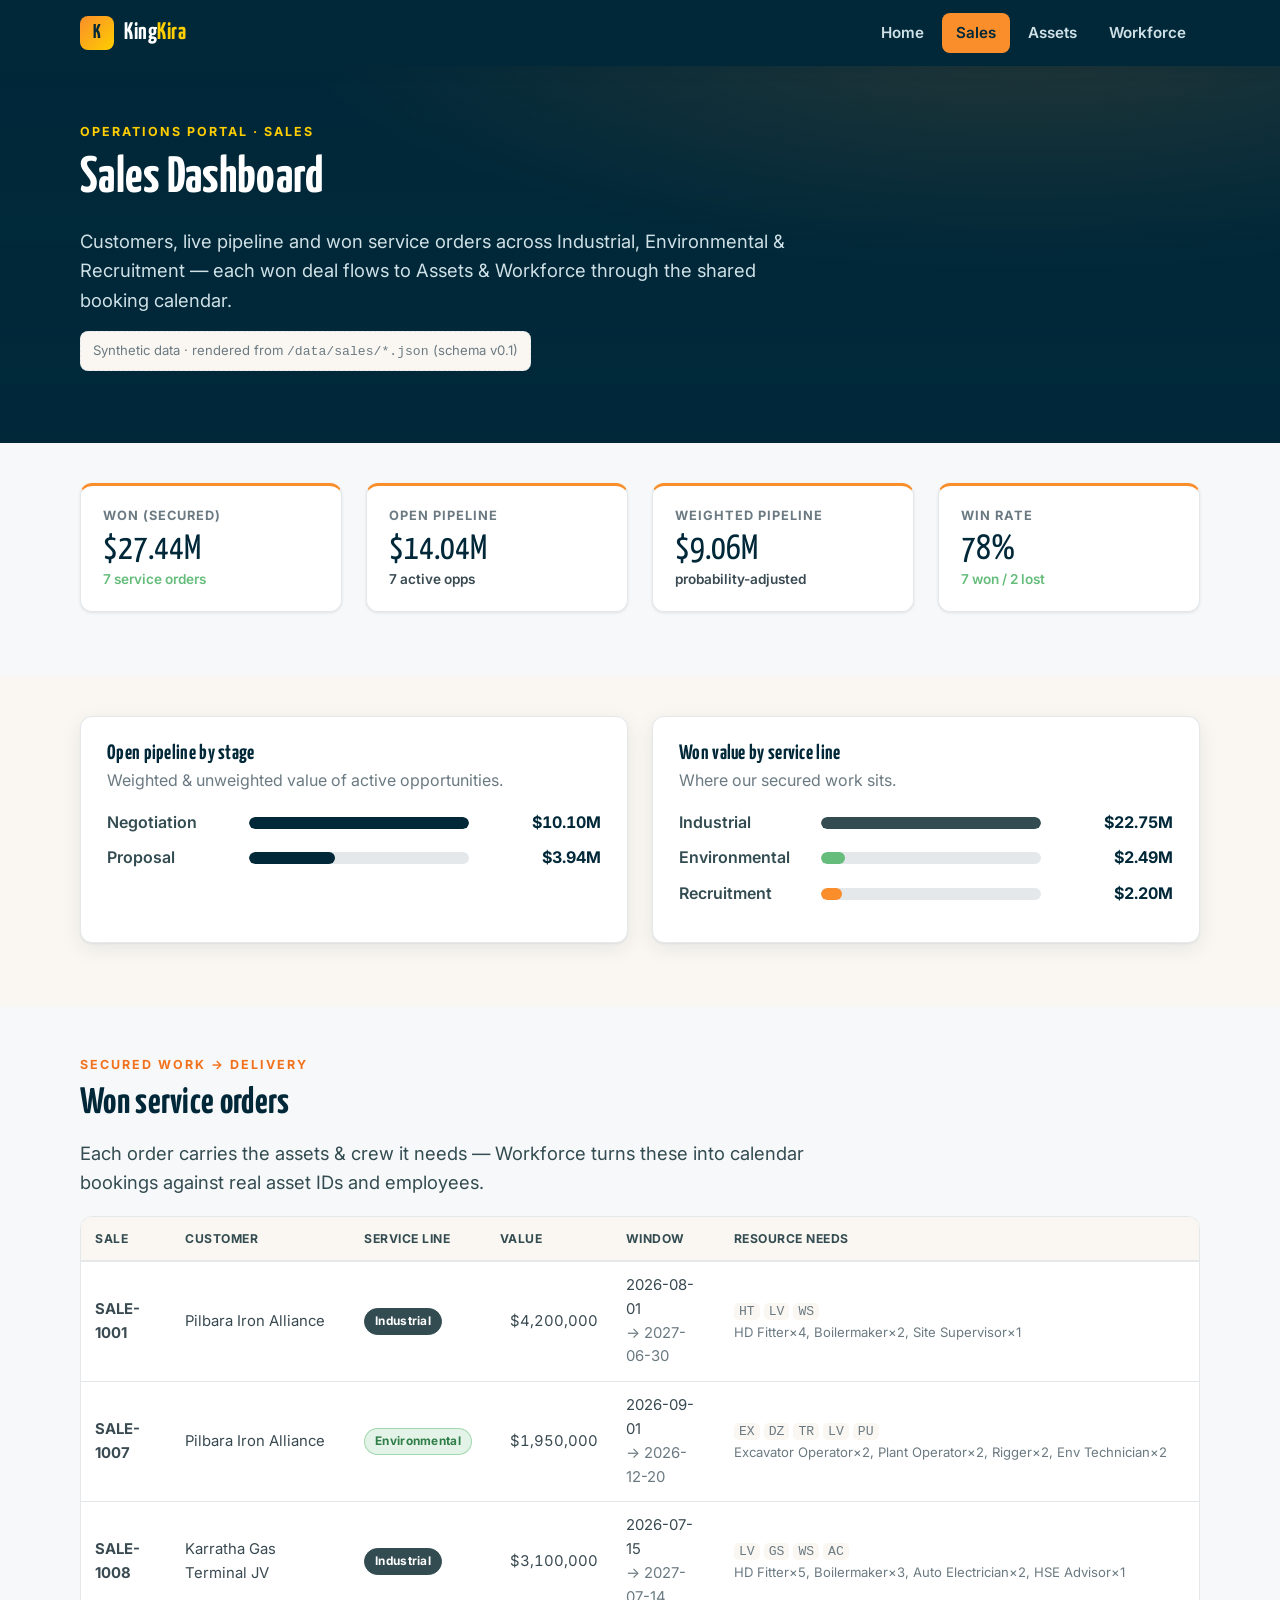
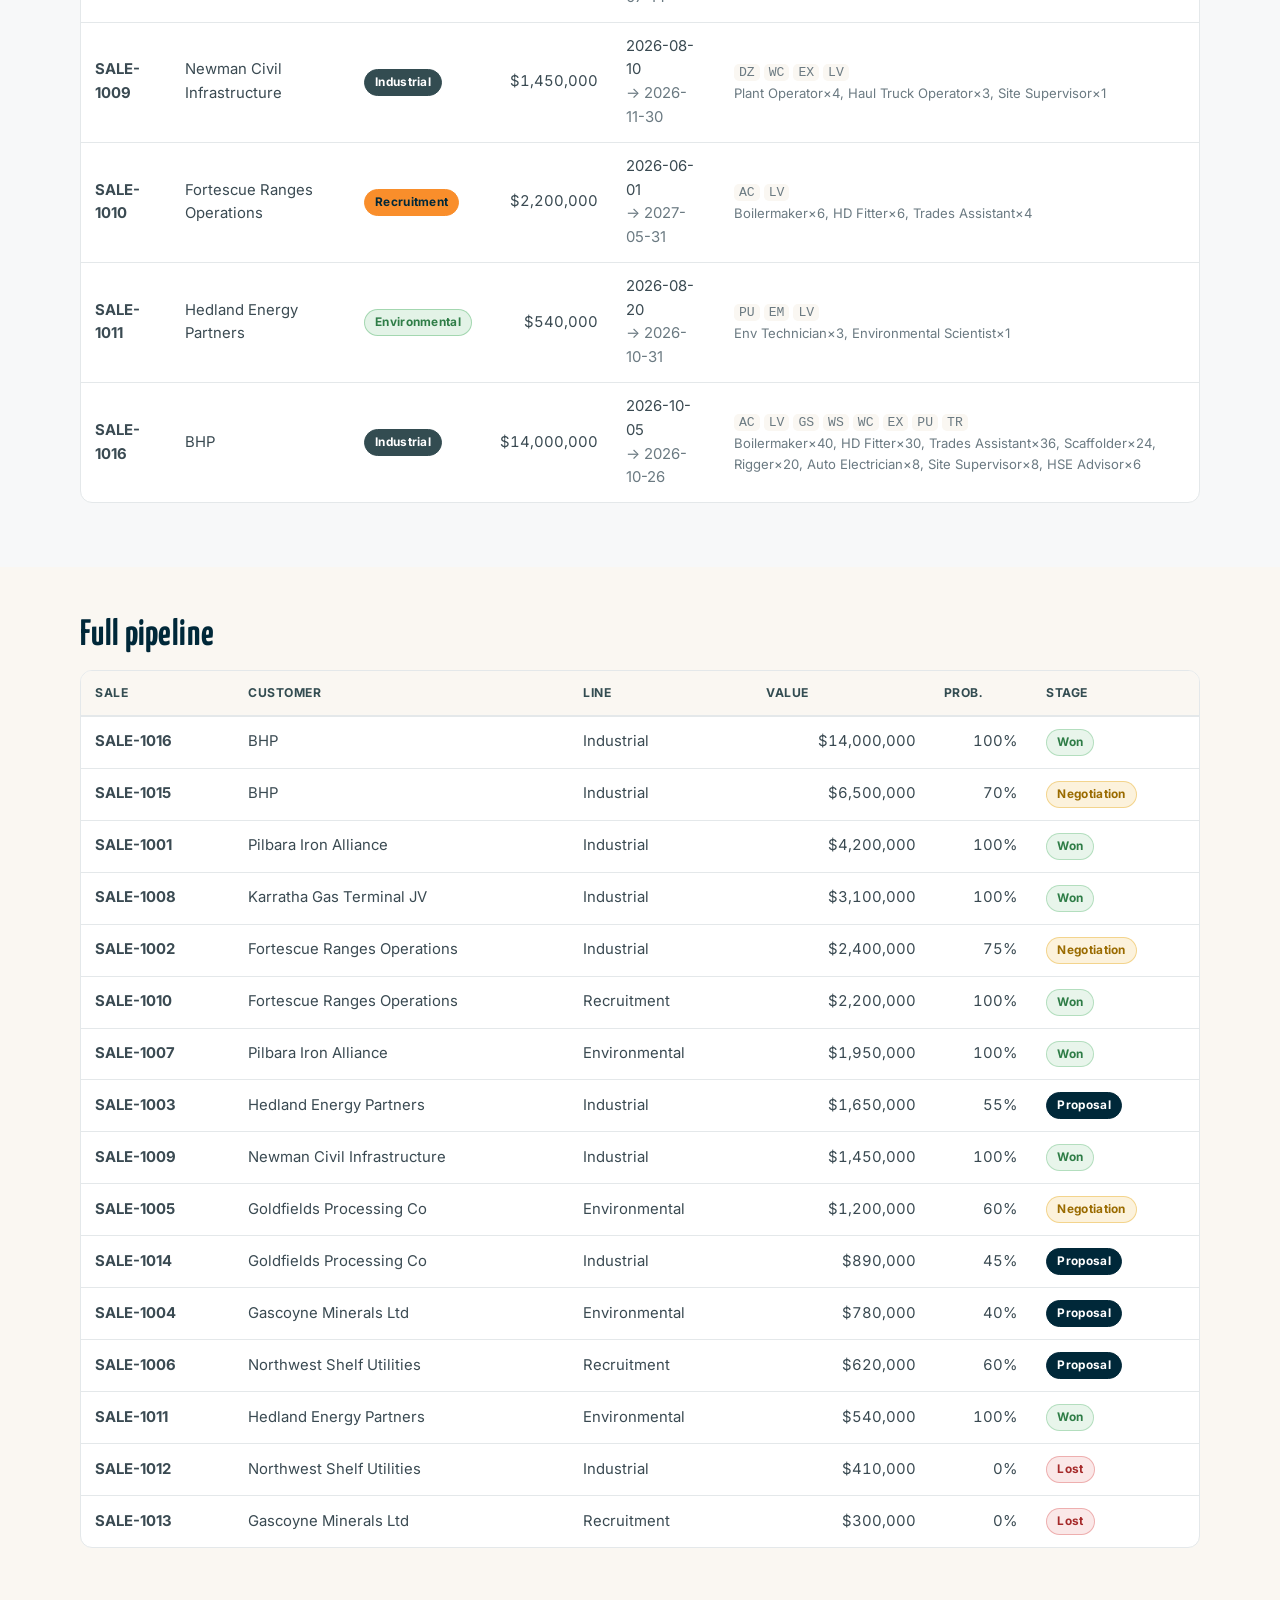
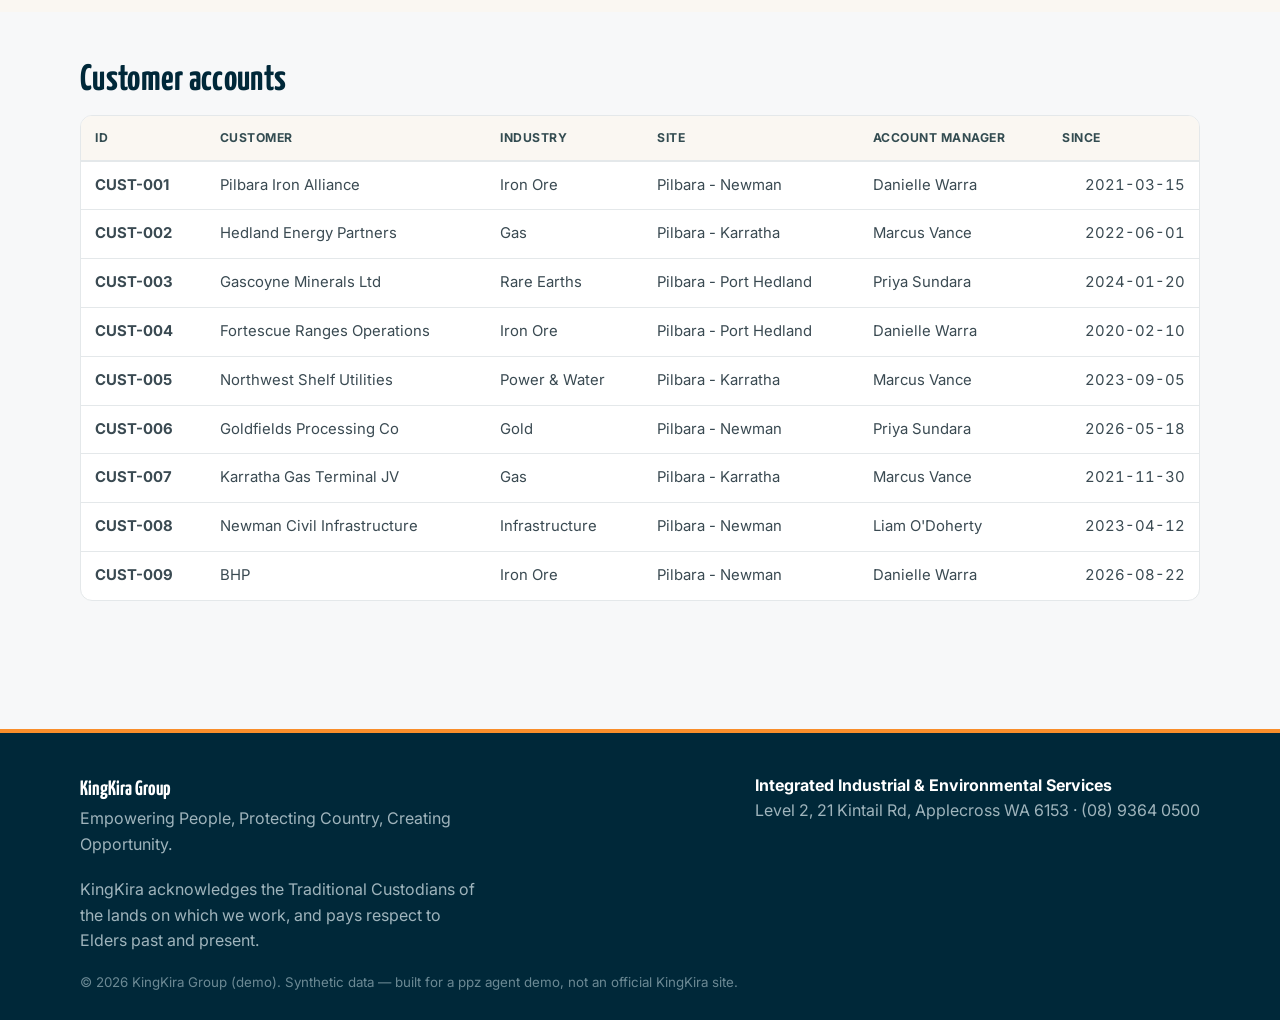
<file: docs/sales/index.html>
<!DOCTYPE html>
<html lang="en" data-year="2026">
<head>
  <meta charset="utf-8">
  <meta name="viewport" content="width=device-width, initial-scale=1">
  <title>Sales — KingKira Group</title>
  <meta name="description" content="KingKira Group sales dashboard (demo): customers, pipeline &amp; won service orders.">
  <link rel="stylesheet" href="../assets/css/brand.css">
  <style>
    /* page-local helpers built on the shared kit */
    .bar { height: 12px; border-radius: 6px; background: var(--kk-navy); }
    .barrow { display:grid; grid-template-columns: 130px 1fr 120px; gap:12px; align-items:center; margin:10px 0; }
    .barrow .lbl { font-weight:600; color:var(--kk-slate); }
    .barrow .val { text-align:right; font-variant-numeric:tabular-nums; font-weight:700; color:var(--kk-navy); }
    .track { background:var(--kk-line); border-radius:6px; overflow:hidden; }
    .sl-Industrial{ background:var(--kk-slate); }
    .sl-Environmental{ background:var(--kk-green); }
    .sl-Recruitment{ background:var(--kk-orange); }
    .needs { font-size:.82rem; color:var(--kk-muted); }
    .needs code{ background:var(--kk-cream); padding:1px 5px; border-radius:5px; }
  </style>
</head>
<body>
  <div id="site-header"></div>

  <section class="kk-hero" style="padding:56px 0">
    <div class="kk-container">
      <div class="kk-eyebrow" style="color:var(--kk-gold)">Operations portal &middot; Sales</div>
      <h1>Sales Dashboard</h1>
      <p class="kk-lead">Customers, live pipeline and won service orders across Industrial, Environmental &amp; Recruitment &mdash; each won deal flows to Assets &amp; Workforce through the shared booking calendar.</p>
      <p style="margin-top:14px"><span class="kk-demo-note">Synthetic data &middot; rendered from <code>/data/sales/*.json</code> (schema v0.1)</span></p>
    </div>
  </section>

  <!-- KPIs -->
  <section class="kk-section" style="padding-top:40px">
    <div class="kk-container">
      <div class="kk-grid kk-grid--4" id="kpis"></div>
    </div>
  </section>

  <!-- Pipeline by stage + service line mix -->
  <section class="kk-section kk-section--tint" style="padding-top:40px">
    <div class="kk-container">
      <div class="kk-grid kk-grid--2">
        <div class="kk-card">
          <h3 class="kk-mt0">Open pipeline by stage</h3>
          <p class="kk-muted" style="margin-top:-4px">Weighted &amp; unweighted value of active opportunities.</p>
          <div id="byStage"></div>
        </div>
        <div class="kk-card">
          <h3 class="kk-mt0">Won value by service line</h3>
          <p class="kk-muted" style="margin-top:-4px">Where our secured work sits.</p>
          <div id="byLine"></div>
        </div>
      </div>
    </div>
  </section>

  <!-- Won service orders -->
  <section class="kk-section" style="padding-top:48px">
    <div class="kk-container">
      <div class="kk-flex kk-between">
        <div>
          <div class="kk-eyebrow">Secured work → delivery</div>
          <h2 class="kk-mt0">Won service orders</h2>
        </div>
      </div>
      <p class="kk-lead">Each order carries the assets &amp; crew it needs — Workforce turns these into calendar bookings against real asset IDs and employees.</p>
      <div class="kk-table-wrap" style="margin-top:18px">
        <table class="kk-table">
          <thead><tr>
            <th>Sale</th><th>Customer</th><th>Service line</th><th class="kk-num">Value</th><th>Window</th><th>Resource needs</th>
          </tr></thead>
          <tbody id="wonRows"></tbody>
        </table>
      </div>
    </div>
  </section>

  <!-- Full pipeline -->
  <section class="kk-section kk-section--tint" style="padding-top:48px">
    <div class="kk-container">
      <h2 class="kk-mt0">Full pipeline</h2>
      <div class="kk-table-wrap" style="margin-top:14px">
        <table class="kk-table">
          <thead><tr>
            <th>Sale</th><th>Customer</th><th>Line</th><th class="kk-num">Value</th><th class="kk-num">Prob.</th><th>Stage</th>
          </tr></thead>
          <tbody id="pipeRows"></tbody>
        </table>
      </div>
    </div>
  </section>

  <!-- Customers -->
  <section class="kk-section" style="padding-top:48px">
    <div class="kk-container">
      <h2 class="kk-mt0">Customer accounts</h2>
      <div class="kk-table-wrap" style="margin-top:14px">
        <table class="kk-table">
          <thead><tr>
            <th>ID</th><th>Customer</th><th>Industry</th><th>Site</th><th>Account manager</th><th class="kk-num">Since</th>
          </tr></thead>
          <tbody id="custRows"></tbody>
        </table>
      </div>
    </div>
  </section>

  <div id="site-footer"></div>
  <script src="../assets/js/include.js" data-active="sales"></script>

  <!-- ===== Data + rendering ===== -->
  <script>
  // Inline snapshot = reliable fallback so the board demo never shows a blank page.
  // Progressive enhancement below re-fetches the live JSON if it's served under /docs/data.
  const SNAPSHOT = {
    customers: [
      {customer_id:"CUST-001",name:"Pilbara Iron Alliance",industry:"Iron Ore",site:"Pilbara - Newman",account_manager:"Danielle Warra",since:"2021-03-15"},
      {customer_id:"CUST-002",name:"Hedland Energy Partners",industry:"Gas",site:"Pilbara - Karratha",account_manager:"Marcus Vance",since:"2022-06-01"},
      {customer_id:"CUST-003",name:"Gascoyne Minerals Ltd",industry:"Rare Earths",site:"Pilbara - Port Hedland",account_manager:"Priya Sundara",since:"2024-01-20"},
      {customer_id:"CUST-004",name:"Fortescue Ranges Operations",industry:"Iron Ore",site:"Pilbara - Port Hedland",account_manager:"Danielle Warra",since:"2020-02-10"},
      {customer_id:"CUST-005",name:"Northwest Shelf Utilities",industry:"Power & Water",site:"Pilbara - Karratha",account_manager:"Marcus Vance",since:"2023-09-05"},
      {customer_id:"CUST-006",name:"Goldfields Processing Co",industry:"Gold",site:"Pilbara - Newman",account_manager:"Priya Sundara",since:"2026-05-18"},
      {customer_id:"CUST-007",name:"Karratha Gas Terminal JV",industry:"Gas",site:"Pilbara - Karratha",account_manager:"Marcus Vance",since:"2021-11-30"},
      {customer_id:"CUST-008",name:"Newman Civil Infrastructure",industry:"Infrastructure",site:"Pilbara - Newman",account_manager:"Liam O'Doherty",since:"2023-04-12"},
      {customer_id:"CUST-009",name:"BHP",industry:"Iron Ore",site:"Pilbara - Newman",account_manager:"Danielle Warra",since:"2026-08-22"}
    ],
    sales: [
      {sale_id:"SALE-1001",customer_id:"CUST-001",service_line:"Industrial",description:"FY27 routine maintenance renewal — Newman haul fleet",value_aud:4200000,stage:"Won",probability:1.00,start_date:"2026-08-01",end_date:"2027-06-30",resource_needs:{asset_categories:["HT","LV","WS"],employee_roles:[{role:"HD Fitter",count:4},{role:"Boilermaker",count:2},{role:"Site Supervisor",count:1}]}},
      {sale_id:"SALE-1002",customer_id:"CUST-004",service_line:"Industrial",description:"Shutdown turnaround — Port Hedland processing plant",value_aud:2400000,stage:"Negotiation",probability:0.75,start_date:"2026-09-15",end_date:"2026-10-05",resource_needs:{asset_categories:["EX","WC","GS","LV"],employee_roles:[{role:"Boilermaker",count:6},{role:"Rigger",count:3},{role:"Scaffolder",count:4},{role:"HSE Advisor",count:1}]}},
      {sale_id:"SALE-1003",customer_id:"CUST-002",service_line:"Industrial",description:"Rotating equipment reliability program — Karratha",value_aud:1650000,stage:"Proposal",probability:0.55,start_date:"2026-10-01",end_date:"2027-03-31",resource_needs:{asset_categories:["LV","GS"],employee_roles:[{role:"HD Fitter",count:3},{role:"Auto Electrician",count:2},{role:"Site Supervisor",count:1}]}},
      {sale_id:"SALE-1004",customer_id:"CUST-003",service_line:"Environmental",description:"Tailings rehabilitation & waste recycling",value_aud:780000,stage:"Proposal",probability:0.40,start_date:"2026-11-01",end_date:"2027-02-28",resource_needs:{asset_categories:["EX","WC","EM","LV"],employee_roles:[{role:"Environmental Scientist",count:2},{role:"Env Technician",count:3},{role:"Excavator Operator",count:2}]}},
      {sale_id:"SALE-1005",customer_id:"CUST-006",service_line:"Environmental",description:"Environmental compliance audit + labour hire ramp",value_aud:1200000,stage:"Negotiation",probability:0.60,start_date:"2026-10-12",end_date:"2027-01-31",resource_needs:{asset_categories:["EM","LV"],employee_roles:[{role:"Environmental Scientist",count:2},{role:"Env Technician",count:4},{role:"Labourer",count:6}]}},
      {sale_id:"SALE-1006",customer_id:"CUST-005",service_line:"Recruitment",description:"Planned outage support crew (labour hire)",value_aud:620000,stage:"Proposal",probability:0.60,start_date:"2026-09-25",end_date:"2026-10-20",resource_needs:{asset_categories:["LV","AC"],employee_roles:[{role:"Trades Assistant",count:8},{role:"Labourer",count:6},{role:"Site Supervisor",count:1}]}},
      {sale_id:"SALE-1007",customer_id:"CUST-001",service_line:"Environmental",description:"Asset recovery & decommissioning — legacy plant",value_aud:1950000,stage:"Won",probability:1.00,start_date:"2026-09-01",end_date:"2026-12-20",resource_needs:{asset_categories:["EX","DZ","TR","LV","PU"],employee_roles:[{role:"Excavator Operator",count:2},{role:"Plant Operator",count:2},{role:"Rigger",count:2},{role:"Env Technician",count:2}]}},
      {sale_id:"SALE-1008",customer_id:"CUST-007",service_line:"Industrial",description:"Fixed plant maintenance panel — gas terminal",value_aud:3100000,stage:"Won",probability:1.00,start_date:"2026-07-15",end_date:"2027-07-14",resource_needs:{asset_categories:["LV","GS","WS","AC"],employee_roles:[{role:"HD Fitter",count:5},{role:"Boilermaker",count:3},{role:"Auto Electrician",count:2},{role:"HSE Advisor",count:1}]}},
      {sale_id:"SALE-1009",customer_id:"CUST-008",service_line:"Industrial",description:"Civil earthworks & haul road maintenance",value_aud:1450000,stage:"Won",probability:1.00,start_date:"2026-08-10",end_date:"2026-11-30",resource_needs:{asset_categories:["DZ","WC","EX","LV"],employee_roles:[{role:"Plant Operator",count:4},{role:"Haul Truck Operator",count:3},{role:"Site Supervisor",count:1}]}},
      {sale_id:"SALE-1010",customer_id:"CUST-004",service_line:"Recruitment",description:"FIFO trades labour hire — sustaining capital",value_aud:2200000,stage:"Won",probability:1.00,start_date:"2026-06-01",end_date:"2027-05-31",resource_needs:{asset_categories:["AC","LV"],employee_roles:[{role:"Boilermaker",count:6},{role:"HD Fitter",count:6},{role:"Trades Assistant",count:4}]}},
      {sale_id:"SALE-1011",customer_id:"CUST-002",service_line:"Environmental",description:"Produced water dewatering & monitoring",value_aud:540000,stage:"Won",probability:1.00,start_date:"2026-08-20",end_date:"2026-10-31",resource_needs:{asset_categories:["PU","EM","LV"],employee_roles:[{role:"Env Technician",count:3},{role:"Environmental Scientist",count:1}]}},
      {sale_id:"SALE-1012",customer_id:"CUST-005",service_line:"Industrial",description:"Standby generator install & commissioning",value_aud:410000,stage:"Lost",probability:0.00,start_date:null,end_date:null,lost_reason:"Price — lost to incumbent contractor",resource_needs:{asset_categories:["GS","LV"],employee_roles:[{role:"Auto Electrician",count:2},{role:"HD Fitter",count:2}]}},
      {sale_id:"SALE-1013",customer_id:"CUST-003",service_line:"Recruitment",description:"Exploration camp labour hire",value_aud:300000,stage:"Lost",probability:0.00,start_date:null,end_date:null,lost_reason:"Client deferred program",resource_needs:{asset_categories:["AC","LV"],employee_roles:[{role:"Labourer",count:10}]}},
      {sale_id:"SALE-1014",customer_id:"CUST-006",service_line:"Industrial",description:"Crusher reline shutdown",value_aud:890000,stage:"Proposal",probability:0.45,start_date:"2027-01-10",end_date:"2027-01-24",resource_needs:{asset_categories:["EX","GS","LV","WS"],employee_roles:[{role:"Boilermaker",count:4},{role:"Rigger",count:2},{role:"Trades Assistant",count:3}]}},
      {sale_id:"SALE-1015",customer_id:"CUST-009",service_line:"Industrial",description:"BHP shutdown maintenance — 200-person camp, Newman iron ore",value_aud:6500000,stage:"Negotiation",probability:0.70,start_date:"2026-10-05",end_date:"2026-10-25",resource_needs:{asset_categories:["AC","LV","GS","WS","WC","EX","PU"],employee_roles:[{role:"Boilermaker",count:20},{role:"Rigger",count:10},{role:"Scaffolder",count:12},{role:"HD Fitter",count:15},{role:"Trades Assistant",count:20},{role:"Auto Electrician",count:4},{role:"HSE Advisor",count:3},{role:"Site Supervisor",count:4}]}},
      {sale_id:"SALE-1016",customer_id:"CUST-009",service_line:"Industrial",description:"BHP WAIO shutdown/turnaround — 400-bed camp (iron ore, fixed-plant mechanical)",value_aud:14000000,stage:"Won",probability:1.00,start_date:"2026-10-05",end_date:"2026-10-26",resource_needs:{asset_categories:["AC","LV","GS","WS","WC","EX","PU","TR"],employee_roles:[{role:"Boilermaker",count:40},{role:"HD Fitter",count:30},{role:"Trades Assistant",count:36},{role:"Scaffolder",count:24},{role:"Rigger",count:20},{role:"Auto Electrician",count:8},{role:"Site Supervisor",count:8},{role:"HSE Advisor",count:6}]}}
    ]
  };

  const fmt = n => '$' + Math.round(n).toLocaleString('en-AU');
  const fmtM = n => '$' + (n/1e6).toFixed(2) + 'M';
  const esc = s => String(s).replace(/[&<>]/g, c => ({'&':'&amp;','<':'&lt;','>':'&gt;'}[c]));

  function render(data) {
    const custById = Object.fromEntries(data.customers.map(c => [c.customer_id, c]));
    const sales = data.sales;
    const won = sales.filter(s => s.stage === 'Won');
    const open = sales.filter(s => s.stage === 'Proposal' || s.stage === 'Negotiation');
    const lost = sales.filter(s => s.stage === 'Lost');

    const wonValue = won.reduce((a,s)=>a+s.value_aud,0);
    const openValue = open.reduce((a,s)=>a+s.value_aud,0);
    const weighted = open.reduce((a,s)=>a+s.value_aud*(s.probability||0),0);
    const decided = won.length + lost.length;
    const winRate = decided ? Math.round(won.length/decided*100) : 0;

    // KPIs
    document.getElementById('kpis').innerHTML = [
      ['Won (secured)', fmtM(wonValue), won.length+' service orders', 'up'],
      ['Open pipeline', fmtM(openValue), open.length+' active opps', ''],
      ['Weighted pipeline', fmtM(weighted), 'probability-adjusted', ''],
      ['Win rate', winRate+'%', won.length+' won / '+lost.length+' lost', winRate>=50?'up':'down']
    ].map(([l,v,d,dir]) =>
      `<div class="kk-stat kk-stat--accent"><div class="kk-stat__label">${l}</div>
        <div class="kk-stat__value">${v}</div>
        <div class="kk-stat__delta ${dir}">${esc(d)}</div></div>`
    ).join('');

    // Pipeline by stage
    const stages = ['Negotiation','Proposal'];
    const maxStage = Math.max(...stages.map(st => open.filter(s=>s.stage===st).reduce((a,s)=>a+s.value_aud,0)), 1);
    document.getElementById('byStage').innerHTML = stages.map(st => {
      const v = open.filter(s=>s.stage===st).reduce((a,s)=>a+s.value_aud,0);
      return `<div class="barrow"><span class="lbl">${st}</span>
        <div class="track"><div class="bar" style="width:${Math.max(4,v/maxStage*100)}%"></div></div>
        <span class="val">${fmtM(v)}</span></div>`;
    }).join('');

    // Won by service line
    const lines = ['Industrial','Environmental','Recruitment'];
    const maxLine = Math.max(...lines.map(l => won.filter(s=>s.service_line===l).reduce((a,s)=>a+s.value_aud,0)), 1);
    document.getElementById('byLine').innerHTML = lines.map(l => {
      const v = won.filter(s=>s.service_line===l).reduce((a,s)=>a+s.value_aud,0);
      return `<div class="barrow"><span class="lbl">${l}</span>
        <div class="track"><div class="bar sl-${l}" style="width:${Math.max(4,v/maxLine*100)}%"></div></div>
        <span class="val">${fmtM(v)}</span></div>`;
    }).join('');

    // Won rows
    const needStr = s => {
      const a = s.resource_needs.asset_categories.map(c=>`<code>${c}</code>`).join(' ');
      const r = s.resource_needs.employee_roles.map(x=>`${esc(x.role)}&times;${x.count}`).join(', ');
      return `<div class="needs">${a}<br>${r}</div>`;
    };
    document.getElementById('wonRows').innerHTML = won.map(s =>
      `<tr><td><strong>${s.sale_id}</strong></td>
        <td>${esc((custById[s.customer_id]||{}).name||s.customer_id)}</td>
        <td><span class="kk-badge badge-${s.service_line}">${s.service_line}</span></td>
        <td class="kk-num">${fmt(s.value_aud)}</td>
        <td>${s.start_date||''}<br><span class="kk-muted">→ ${s.end_date||''}</span></td>
        <td>${needStr(s)}</td></tr>`
    ).join('');

    // Full pipeline
    const badge = st => ({Won:'--green',Proposal:'--navy',Negotiation:'--amber',Lost:'--red'}[st]||'');
    document.getElementById('pipeRows').innerHTML = sales
      .slice().sort((a,b)=>b.value_aud-a.value_aud).map(s =>
      `<tr><td><strong>${s.sale_id}</strong></td>
        <td>${esc((custById[s.customer_id]||{}).name||s.customer_id)}</td>
        <td>${s.service_line}</td>
        <td class="kk-num">${fmt(s.value_aud)}</td>
        <td class="kk-num">${Math.round((s.probability||0)*100)}%</td>
        <td><span class="kk-badge kk-badge${badge(s.stage)}">${s.stage}</span></td></tr>`
    ).join('');

    // Customers
    document.getElementById('custRows').innerHTML = data.customers.map(c =>
      `<tr><td><strong>${c.customer_id}</strong></td>
        <td>${esc(c.name)}</td><td>${esc(c.industry)}</td><td>${esc(c.site)}</td>
        <td>${esc(c.account_manager)}</td><td class="kk-num">${c.since}</td></tr>`
    ).join('');
  }

  // Render snapshot immediately, then try to upgrade to live data if served.
  render(SNAPSHOT);
  Promise.all([
    fetch('../data/sales/customers.json').then(r=>r.ok?r.json():null).catch(()=>null),
    fetch('../data/sales/sales.json').then(r=>r.ok?r.json():null).catch(()=>null)
  ]).then(([c,s]) => {
    if (c && s) render({ customers: c.customers||c, sales: s.sales||s });
  });
  </script>
  <style>
    .badge-Industrial{ background:var(--kk-slate); color:#fff; border-color:var(--kk-slate); }
    .badge-Environmental{ background:rgba(101,188,123,.18); color:#2f7d47; border-color:rgba(101,188,123,.5); }
    .badge-Recruitment{ background:var(--kk-orange); color:var(--kk-navy); border-color:var(--kk-orange); }
  </style>
</body>
</html>
</file>
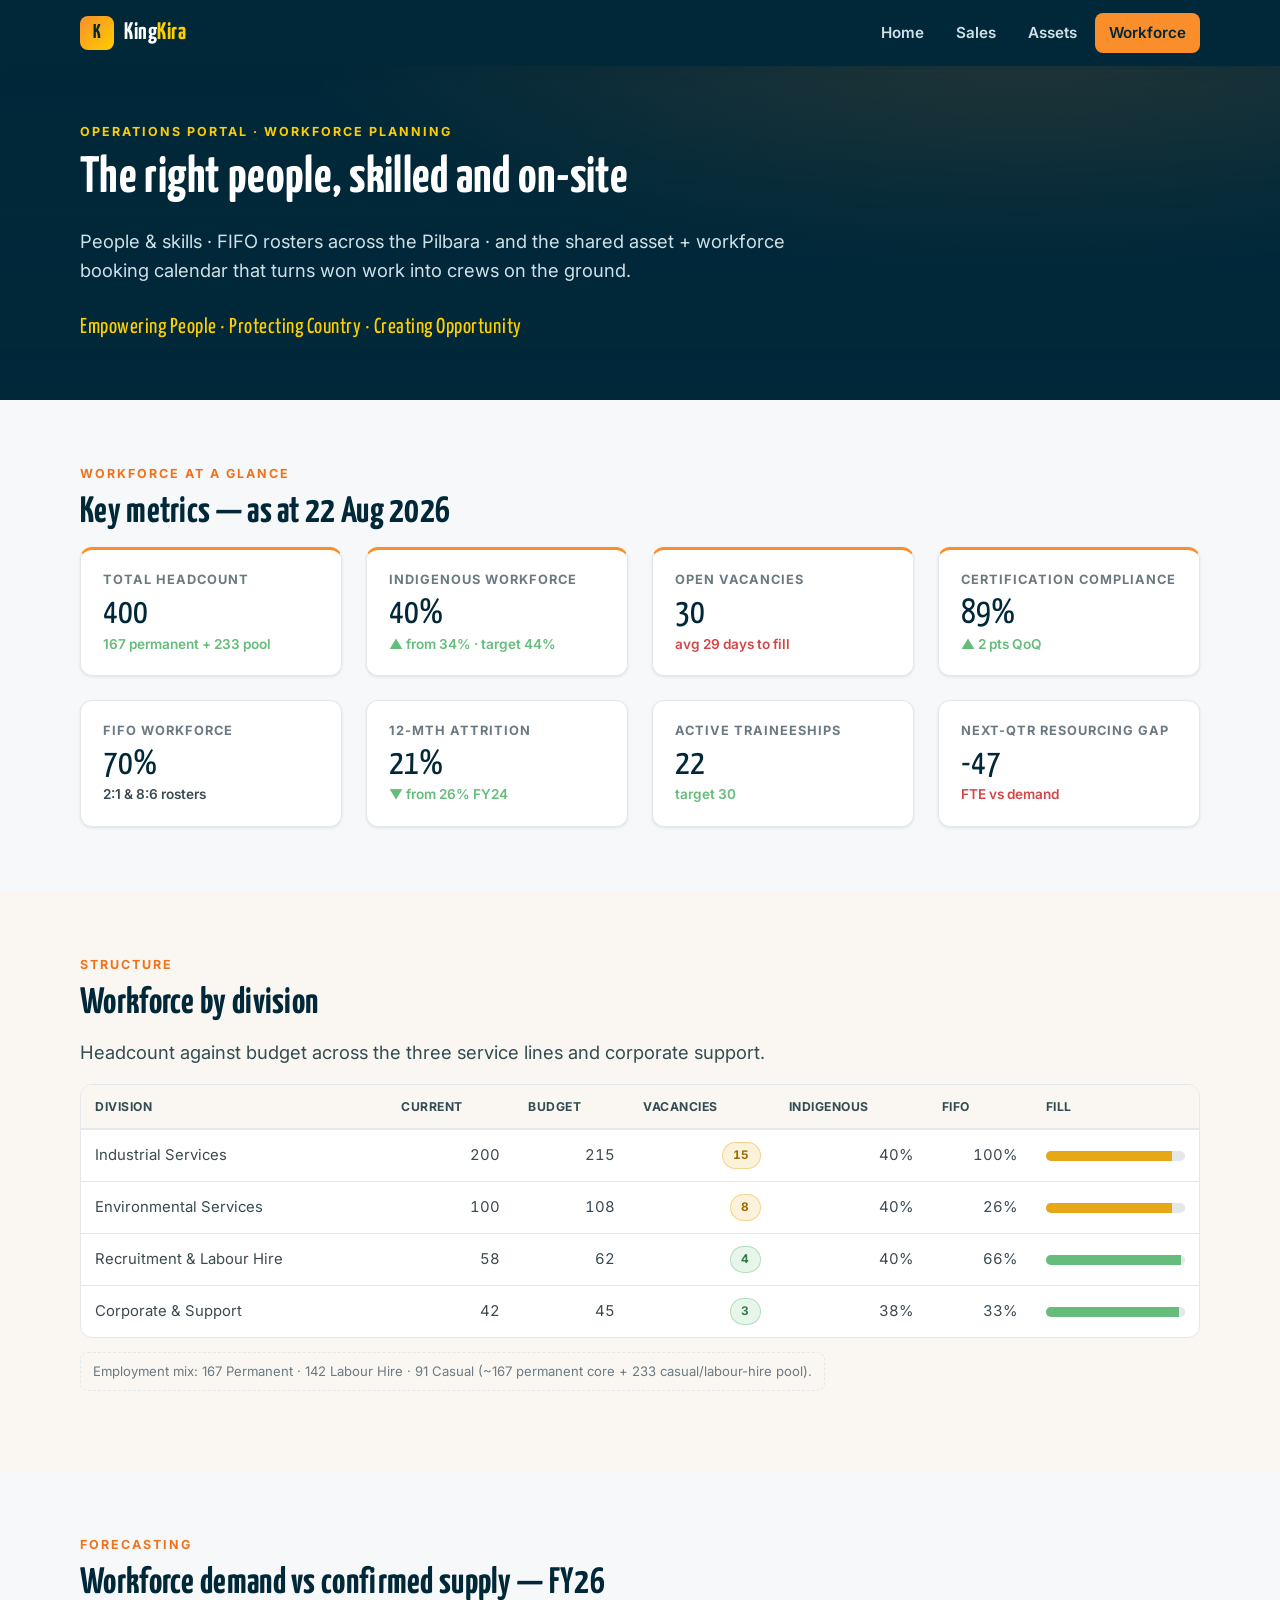
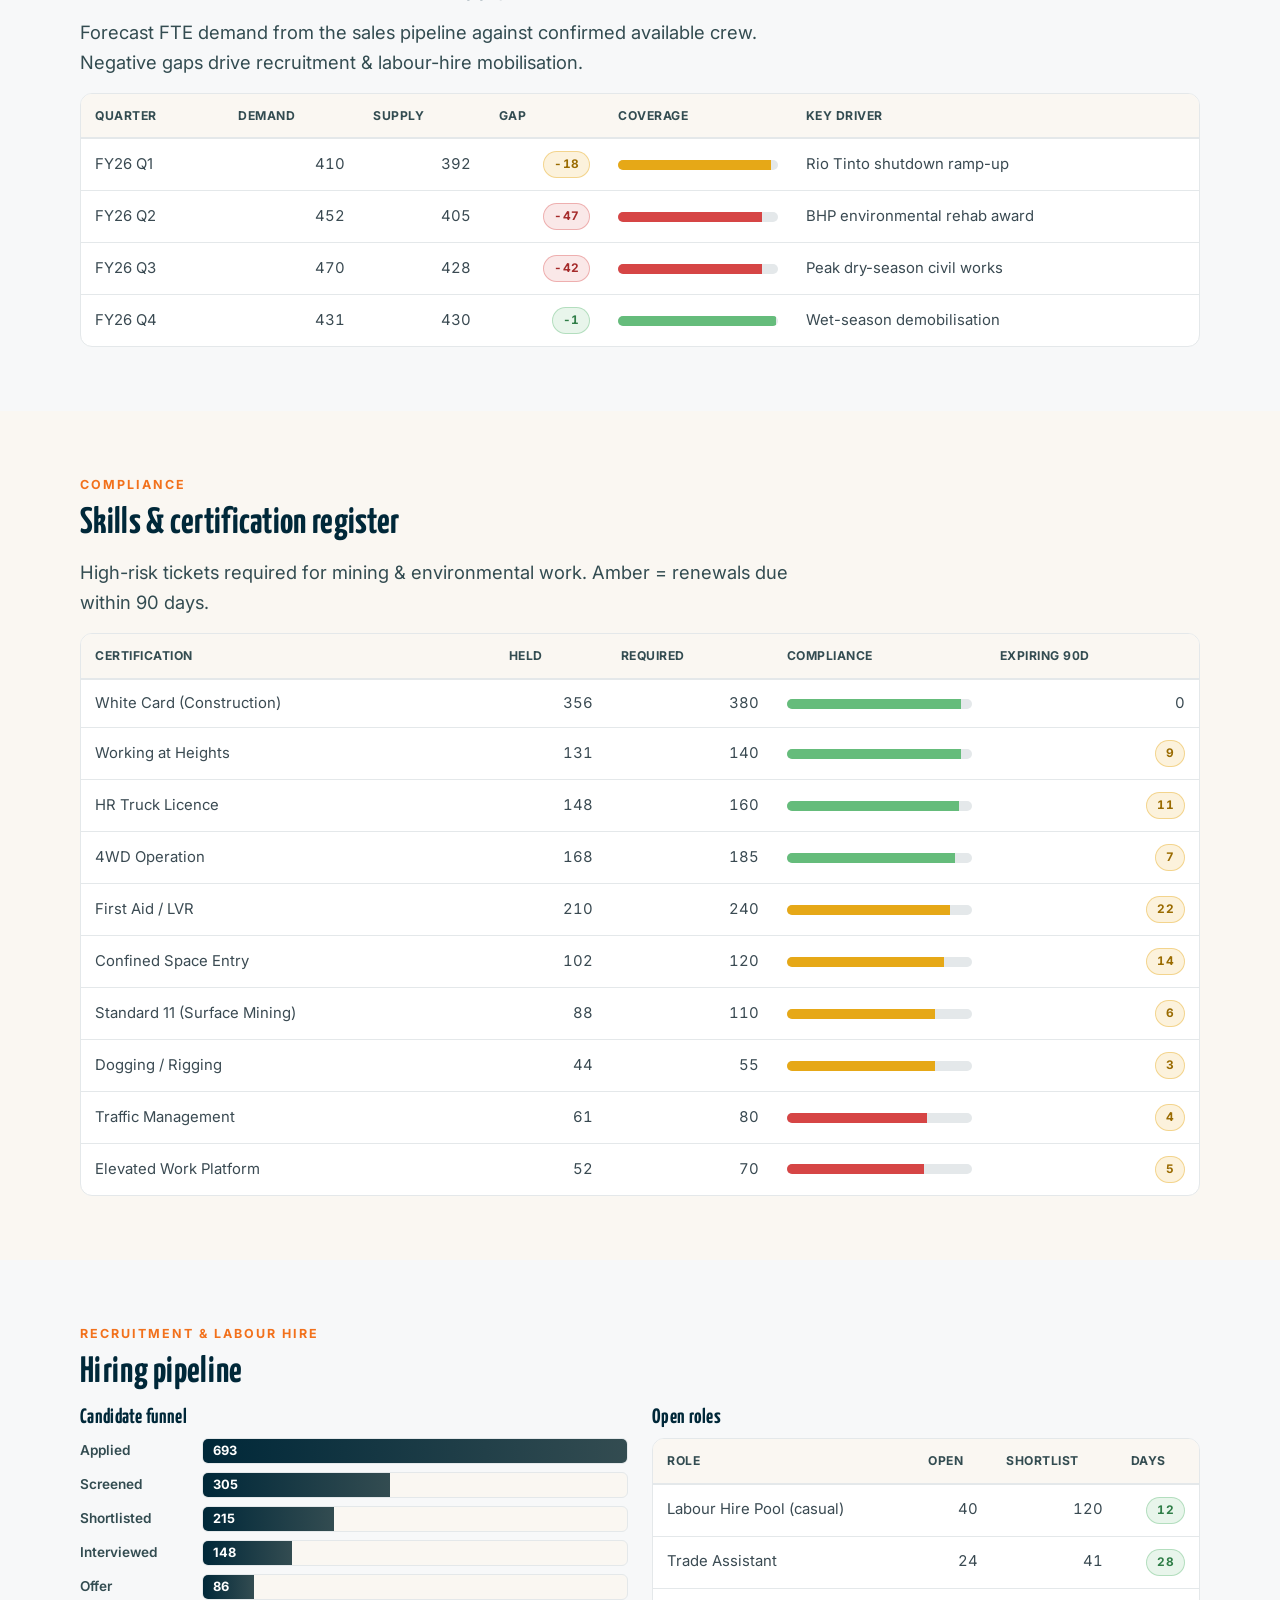
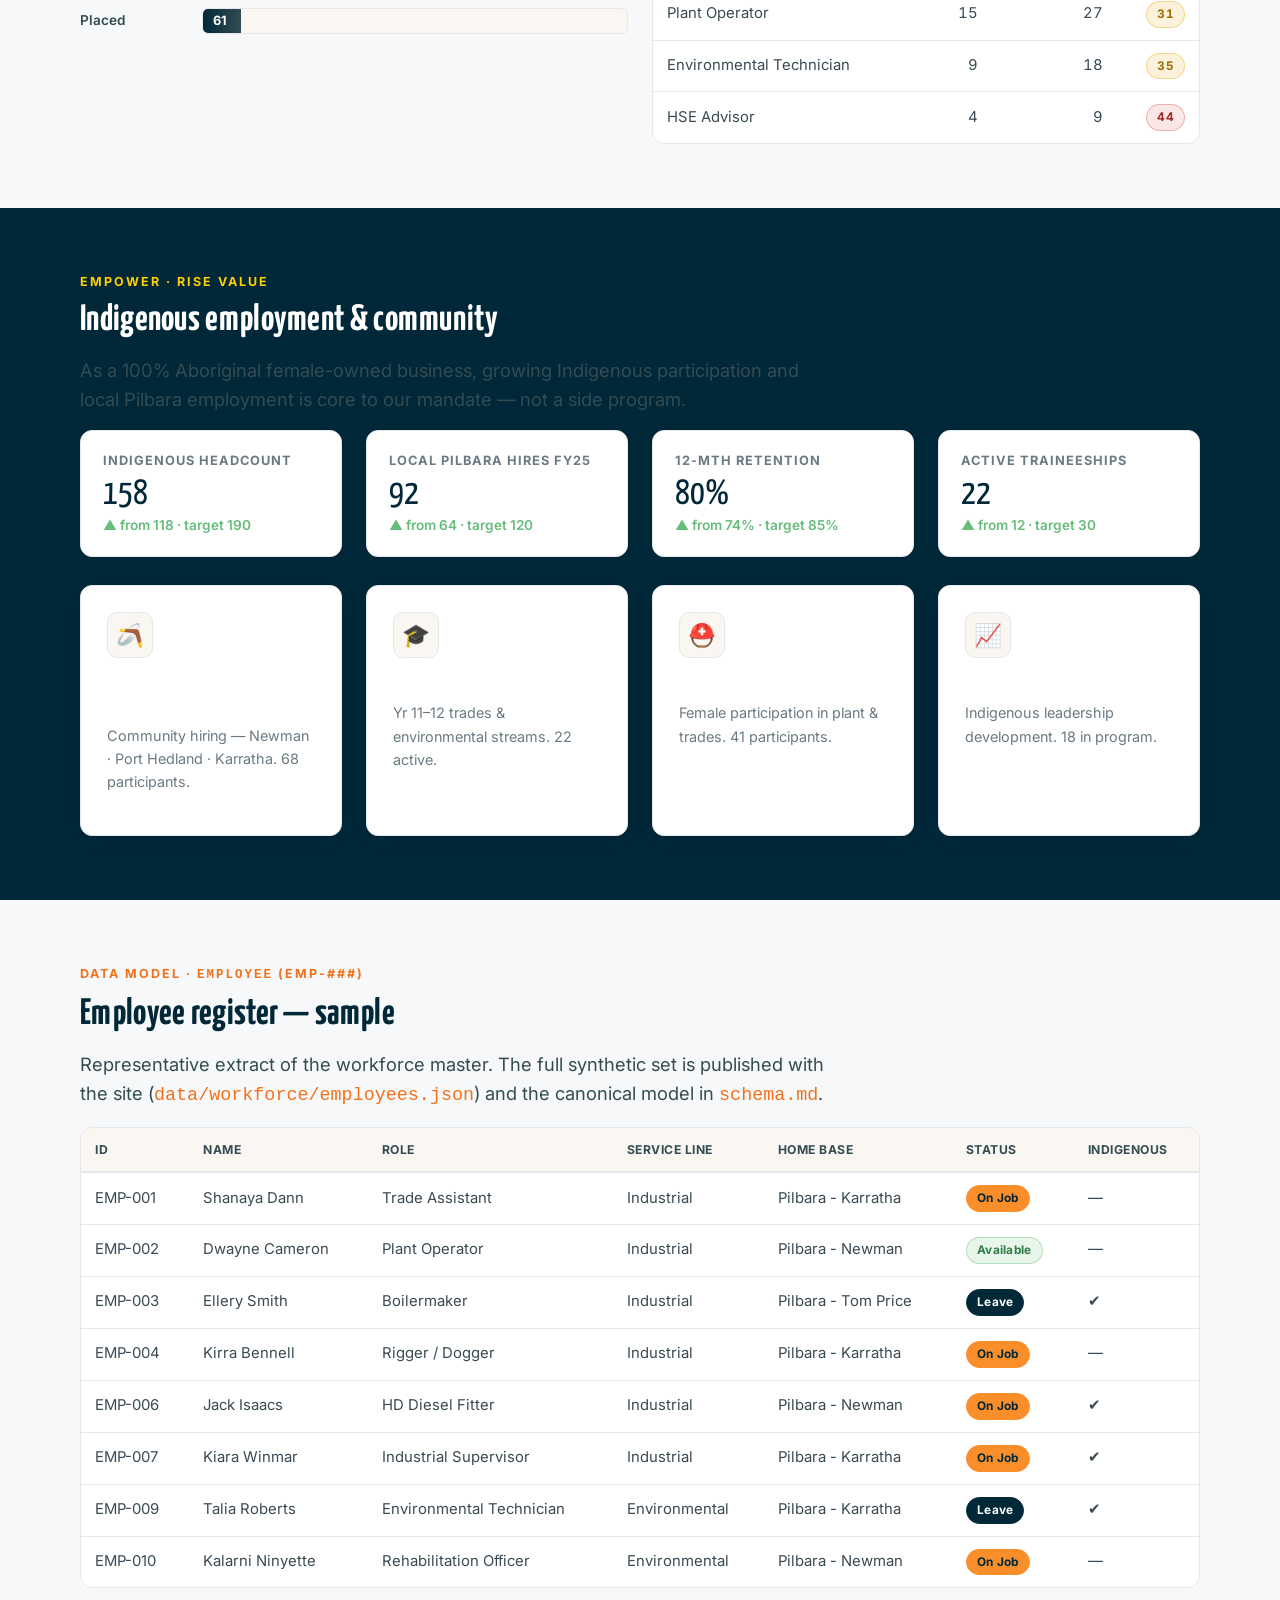
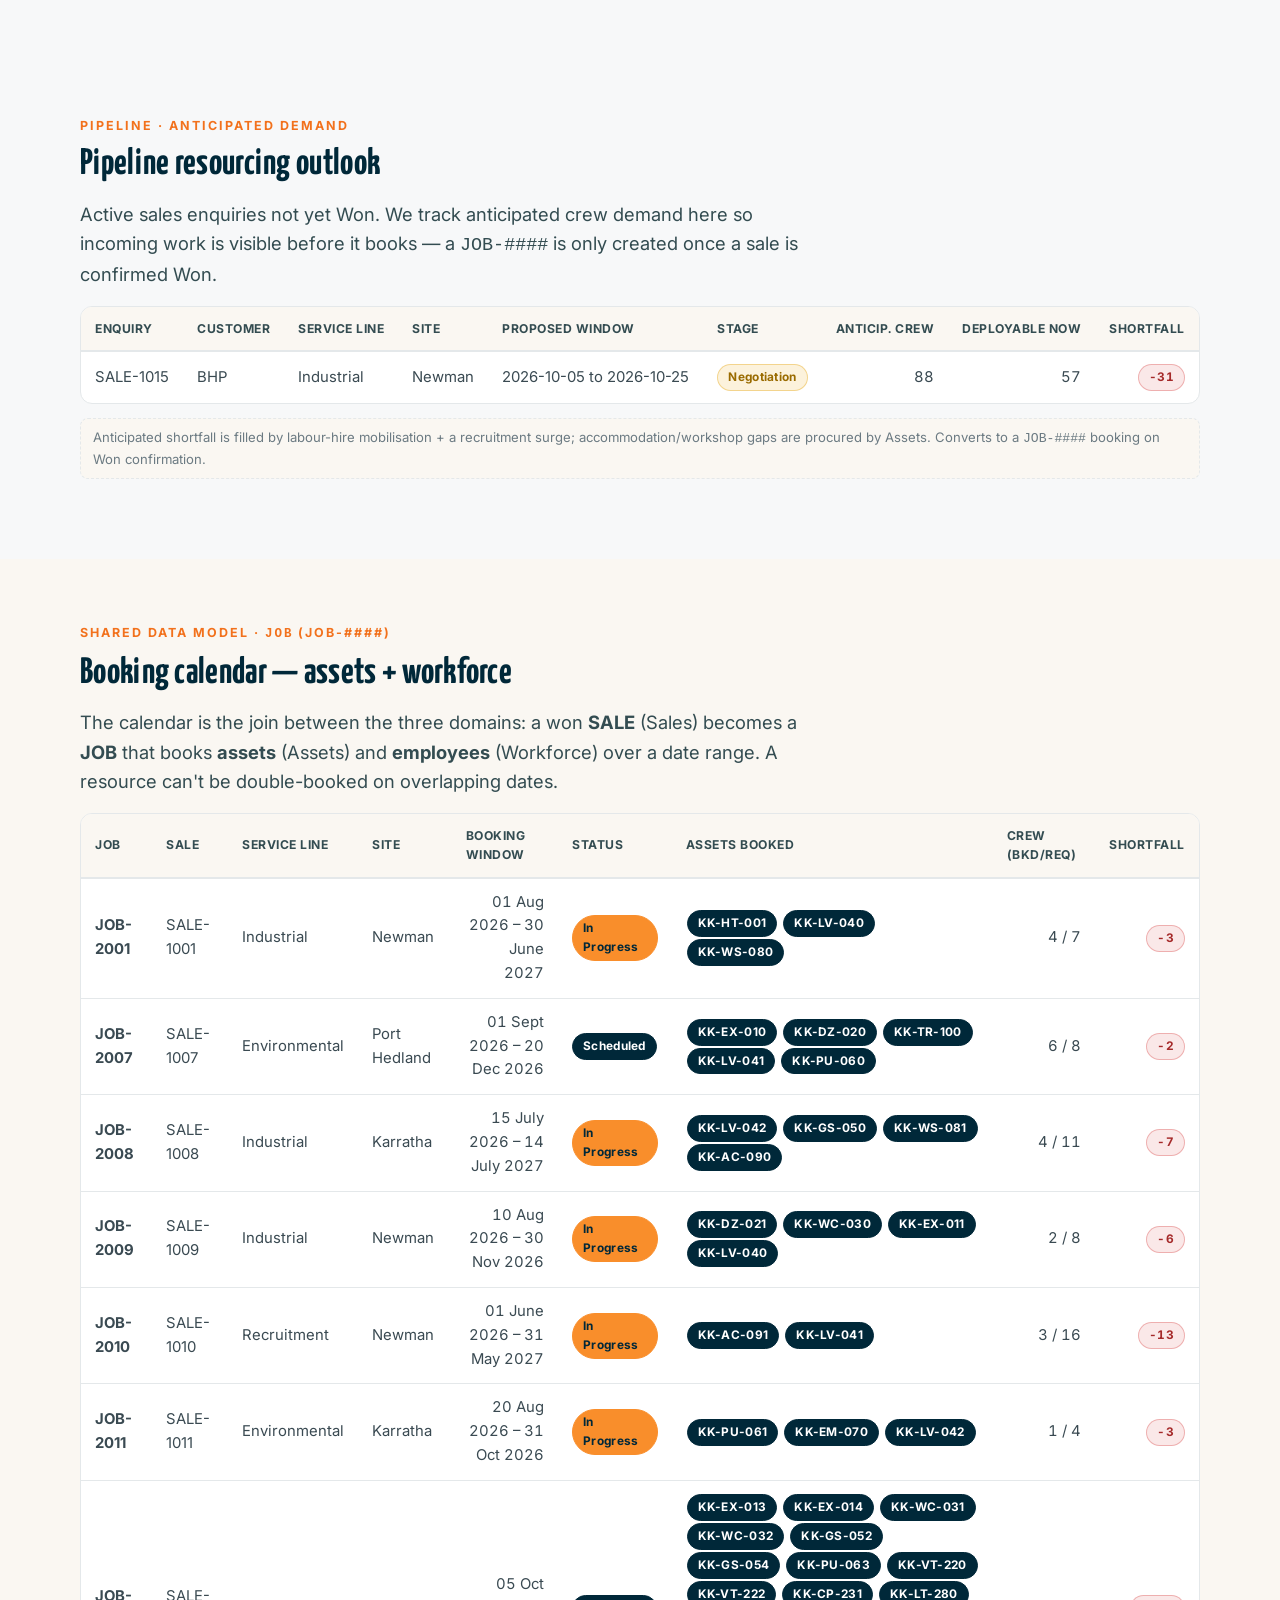
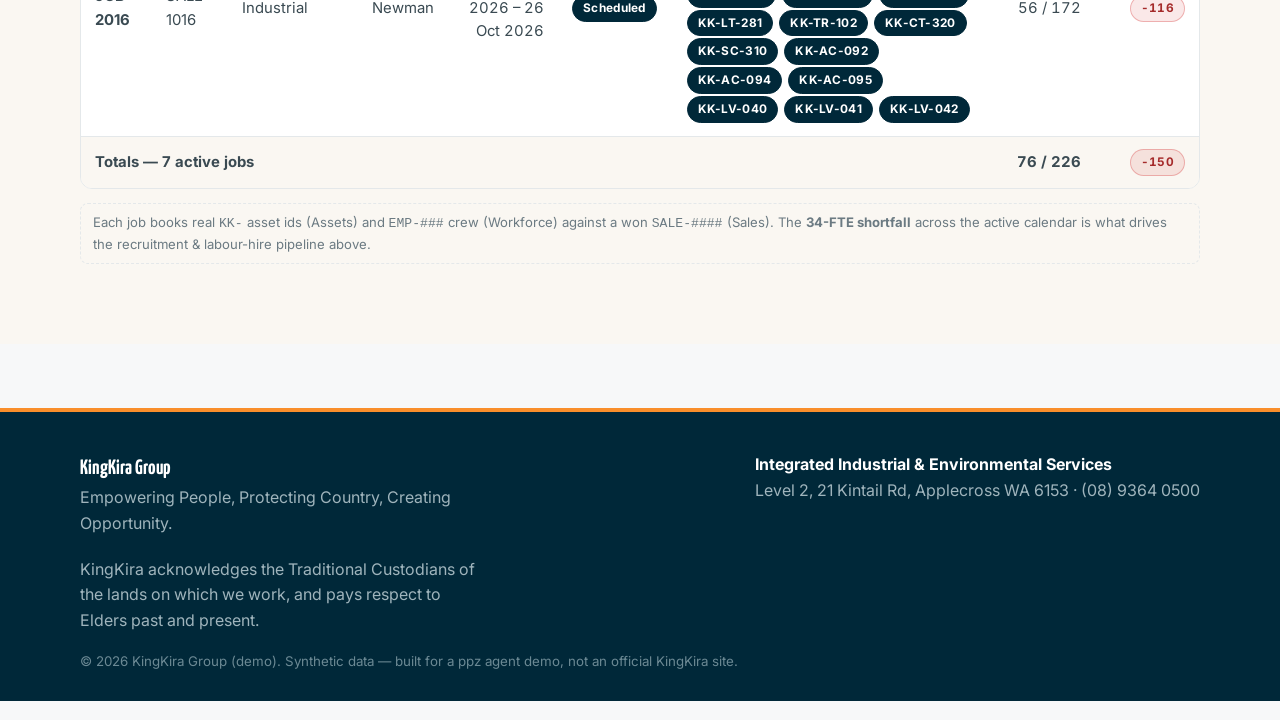
<file: docs/workforce/index.html>
<!DOCTYPE html>
<html lang="en" data-year="2026">
<head>
  <meta charset="utf-8">
  <meta name="viewport" content="width=device-width, initial-scale=1">
  <title>Workforce Planning — KingKira Group</title>
  <meta name="description" content="KingKira Group workforce planning: employees, FIFO rosters, skills compliance &amp; the shared asset + workforce booking calendar (demo).">
  <link rel="stylesheet" href="../assets/css/brand.css">
  <style>
    /* section-local helpers, brand-var based */
    .wf-bar{background:var(--kk-line);border-radius:6px;height:10px;overflow:hidden;min-width:90px}
    .wf-bar>span{display:block;height:100%;background:var(--kk-orange)}
    .wf-bar.green>span{background:var(--kk-green)}
    .wf-bar.amber>span{background:var(--kk-amber)}
    .wf-bar.red>span{background:var(--kk-red)}
    .wf-funnel{display:flex;flex-direction:column;gap:8px}
    .wf-funnel .row{display:flex;align-items:center;gap:12px}
    .wf-funnel .lbl{width:110px;font-size:.85rem;color:var(--kk-slate);font-weight:600}
    .wf-funnel .track{flex:1;background:var(--kk-cream);border-radius:6px;overflow:hidden;height:26px;border:1px solid var(--kk-line)}
    .wf-funnel .fill{height:100%;background:linear-gradient(90deg,var(--kk-navy),var(--kk-slate));color:#fff;display:flex;align-items:center;padding:0 10px;font-size:.8rem;font-weight:700;white-space:nowrap}
    .wf-legend{display:flex;gap:16px;flex-wrap:wrap;font-size:.82rem;color:var(--kk-muted);margin-top:8px}
    .wf-legend span{display:inline-flex;align-items:center;gap:6px}
    .wf-dot{width:10px;height:10px;border-radius:2px;display:inline-block}
  </style>
</head>
<body>
  <div id="site-header"></div>

  <!-- HERO -->
  <section class="kk-hero" style="padding:56px 0">
    <div class="kk-container">
      <div class="kk-eyebrow" style="color:var(--kk-gold)">Operations portal · Workforce Planning</div>
      <h1>The right people, skilled and on-site</h1>
      <p class="kk-lead">People &amp; skills &middot; FIFO rosters across the Pilbara &middot; and the shared
        asset&nbsp;+&nbsp;workforce booking calendar that turns won work into crews on the ground.</p>
      <span class="kk-hero__tag">Empowering People · Protecting Country · Creating Opportunity</span>
    </div>
  </section>

  <!-- KPI STATS -->
  <section class="kk-section">
    <div class="kk-container">
      <div class="kk-eyebrow">Workforce at a glance</div>
      <h2>Key metrics — as at 22 Aug 2026</h2>
      <div class="kk-grid kk-grid--4">
        <div class="kk-stat kk-stat--accent">
          <div class="kk-stat__label">Total headcount</div>
          <div class="kk-stat__value">400</div>
          <div class="kk-stat__delta up">167 permanent + 233 pool</div>
        </div>
        <div class="kk-stat kk-stat--accent">
          <div class="kk-stat__label">Indigenous workforce</div>
          <div class="kk-stat__value">40%</div>
          <div class="kk-stat__delta up">▲ from 34% · target 44%</div>
        </div>
        <div class="kk-stat kk-stat--accent">
          <div class="kk-stat__label">Open vacancies</div>
          <div class="kk-stat__value">30</div>
          <div class="kk-stat__delta down">avg 29 days to fill</div>
        </div>
        <div class="kk-stat kk-stat--accent">
          <div class="kk-stat__label">Certification compliance</div>
          <div class="kk-stat__value">89%</div>
          <div class="kk-stat__delta up">▲ 2 pts QoQ</div>
        </div>
      </div>
      <div class="kk-grid kk-grid--4" style="margin-top:var(--kk-gap)">
        <div class="kk-stat">
          <div class="kk-stat__label">FIFO workforce</div>
          <div class="kk-stat__value">70%</div>
          <div class="kk-stat__delta">2:1 &amp; 8:6 rosters</div>
        </div>
        <div class="kk-stat">
          <div class="kk-stat__label">12-mth attrition</div>
          <div class="kk-stat__value">21%</div>
          <div class="kk-stat__delta up">▼ from 26% FY24</div>
        </div>
        <div class="kk-stat">
          <div class="kk-stat__label">Active traineeships</div>
          <div class="kk-stat__value">22</div>
          <div class="kk-stat__delta up">target 30</div>
        </div>
        <div class="kk-stat">
          <div class="kk-stat__label">Next-qtr resourcing gap</div>
          <div class="kk-stat__value">-47</div>
          <div class="kk-stat__delta down">FTE vs demand</div>
        </div>
      </div>
    </div>
  </section>

  <!-- HEADCOUNT BY DIVISION -->
  <section class="kk-section kk-section--tint">
    <div class="kk-container">
      <div class="kk-eyebrow">Structure</div>
      <h2>Workforce by division</h2>
      <p class="kk-lead">Headcount against budget across the three service lines and corporate support.</p>
      <div class="kk-table-wrap">
        <table class="kk-table">
          <thead>
            <tr><th>Division</th><th class="kk-num">Current</th><th class="kk-num">Budget</th>
                <th class="kk-num">Vacancies</th><th class="kk-num">Indigenous</th><th class="kk-num">FIFO</th><th>Fill</th></tr>
          </thead>
          <tbody>
            <tr><td>Industrial Services</td><td class="kk-num">200</td><td class="kk-num">215</td>
              <td class="kk-num"><span class="kk-badge kk-badge--amber">15</span></td><td class="kk-num">40%</td><td class="kk-num">100%</td>
              <td><div class="wf-bar amber"><span style="width:91%"></span></div></td></tr>
            <tr><td>Environmental Services</td><td class="kk-num">100</td><td class="kk-num">108</td>
              <td class="kk-num"><span class="kk-badge kk-badge--amber">8</span></td><td class="kk-num">40%</td><td class="kk-num">26%</td>
              <td><div class="wf-bar amber"><span style="width:91%"></span></div></td></tr>
            <tr><td>Recruitment &amp; Labour Hire</td><td class="kk-num">58</td><td class="kk-num">62</td>
              <td class="kk-num"><span class="kk-badge kk-badge--green">4</span></td><td class="kk-num">40%</td><td class="kk-num">66%</td>
              <td><div class="wf-bar green"><span style="width:97%"></span></div></td></tr>
            <tr><td>Corporate &amp; Support</td><td class="kk-num">42</td><td class="kk-num">45</td>
              <td class="kk-num"><span class="kk-badge kk-badge--green">3</span></td><td class="kk-num">38%</td><td class="kk-num">33%</td>
              <td><div class="wf-bar green"><span style="width:96%"></span></div></td></tr>
          </tbody>
        </table>
      </div>
      <p class="kk-demo-note" style="margin-top:14px">Employment mix: 167 Permanent · 142 Labour Hire · 91 Casual (~167 permanent core + 233 casual/labour-hire pool).</p>
    </div>
  </section>

  <!-- DEMAND VS SUPPLY -->
  <section class="kk-section">
    <div class="kk-container">
      <div class="kk-eyebrow">Forecasting</div>
      <h2>Workforce demand vs confirmed supply — FY26</h2>
      <p class="kk-lead">Forecast FTE demand from the sales pipeline against confirmed available crew. Negative gaps drive recruitment &amp; labour-hire mobilisation.</p>
      <div class="kk-table-wrap">
        <table class="kk-table">
          <thead>
            <tr><th>Quarter</th><th class="kk-num">Demand</th><th class="kk-num">Supply</th><th class="kk-num">Gap</th><th>Coverage</th><th>Key driver</th></tr>
          </thead>
          <tbody>
            <tr><td>FY26 Q1</td><td class="kk-num">410</td><td class="kk-num">392</td><td class="kk-num"><span class="kk-badge kk-badge--amber">-18</span></td>
              <td><div class="wf-bar amber"><span style="width:96%"></span></div></td><td>Rio Tinto shutdown ramp-up</td></tr>
            <tr><td>FY26 Q2</td><td class="kk-num">452</td><td class="kk-num">405</td><td class="kk-num"><span class="kk-badge kk-badge--red">-47</span></td>
              <td><div class="wf-bar red"><span style="width:90%"></span></div></td><td>BHP environmental rehab award</td></tr>
            <tr><td>FY26 Q3</td><td class="kk-num">470</td><td class="kk-num">428</td><td class="kk-num"><span class="kk-badge kk-badge--red">-42</span></td>
              <td><div class="wf-bar red"><span style="width:90%"></span></div></td><td>Peak dry-season civil works</td></tr>
            <tr><td>FY26 Q4</td><td class="kk-num">431</td><td class="kk-num">430</td><td class="kk-num"><span class="kk-badge kk-badge--green">-1</span></td>
              <td><div class="wf-bar green"><span style="width:99%"></span></div></td><td>Wet-season demobilisation</td></tr>
          </tbody>
        </table>
      </div>
    </div>
  </section>

  <!-- SKILLS & CERTS -->
  <section class="kk-section kk-section--tint">
    <div class="kk-container">
      <div class="kk-eyebrow">Compliance</div>
      <h2>Skills &amp; certification register</h2>
      <p class="kk-lead">High-risk tickets required for mining &amp; environmental work. Amber = renewals due within 90 days.</p>
      <div class="kk-table-wrap">
        <table class="kk-table">
          <thead>
            <tr><th>Certification</th><th class="kk-num">Held</th><th class="kk-num">Required</th><th>Compliance</th><th class="kk-num">Expiring 90d</th></tr>
          </thead>
          <tbody>
            <tr><td>White Card (Construction)</td><td class="kk-num">356</td><td class="kk-num">380</td><td><div class="wf-bar green"><span style="width:94%"></span></div></td><td class="kk-num">0</td></tr>
            <tr><td>Working at Heights</td><td class="kk-num">131</td><td class="kk-num">140</td><td><div class="wf-bar green"><span style="width:94%"></span></div></td><td class="kk-num"><span class="kk-badge kk-badge--amber">9</span></td></tr>
            <tr><td>HR Truck Licence</td><td class="kk-num">148</td><td class="kk-num">160</td><td><div class="wf-bar green"><span style="width:93%"></span></div></td><td class="kk-num"><span class="kk-badge kk-badge--amber">11</span></td></tr>
            <tr><td>4WD Operation</td><td class="kk-num">168</td><td class="kk-num">185</td><td><div class="wf-bar green"><span style="width:91%"></span></div></td><td class="kk-num"><span class="kk-badge kk-badge--amber">7</span></td></tr>
            <tr><td>First Aid / LVR</td><td class="kk-num">210</td><td class="kk-num">240</td><td><div class="wf-bar amber"><span style="width:88%"></span></div></td><td class="kk-num"><span class="kk-badge kk-badge--amber">22</span></td></tr>
            <tr><td>Confined Space Entry</td><td class="kk-num">102</td><td class="kk-num">120</td><td><div class="wf-bar amber"><span style="width:85%"></span></div></td><td class="kk-num"><span class="kk-badge kk-badge--amber">14</span></td></tr>
            <tr><td>Standard 11 (Surface Mining)</td><td class="kk-num">88</td><td class="kk-num">110</td><td><div class="wf-bar amber"><span style="width:80%"></span></div></td><td class="kk-num"><span class="kk-badge kk-badge--amber">6</span></td></tr>
            <tr><td>Dogging / Rigging</td><td class="kk-num">44</td><td class="kk-num">55</td><td><div class="wf-bar amber"><span style="width:80%"></span></div></td><td class="kk-num"><span class="kk-badge kk-badge--amber">3</span></td></tr>
            <tr><td>Traffic Management</td><td class="kk-num">61</td><td class="kk-num">80</td><td><div class="wf-bar red"><span style="width:76%"></span></div></td><td class="kk-num"><span class="kk-badge kk-badge--amber">4</span></td></tr>
            <tr><td>Elevated Work Platform</td><td class="kk-num">52</td><td class="kk-num">70</td><td><div class="wf-bar red"><span style="width:74%"></span></div></td><td class="kk-num"><span class="kk-badge kk-badge--amber">5</span></td></tr>
          </tbody>
        </table>
      </div>
    </div>
  </section>

  <!-- RECRUITMENT PIPELINE -->
  <section class="kk-section">
    <div class="kk-container">
      <div class="kk-eyebrow">Recruitment &amp; Labour Hire</div>
      <h2>Hiring pipeline</h2>
      <div class="kk-grid kk-grid--2">
        <div>
          <h3>Candidate funnel</h3>
          <div class="wf-funnel">
            <div class="row"><span class="lbl">Applied</span><div class="track"><div class="fill" style="width:100%">693</div></div></div>
            <div class="row"><span class="lbl">Screened</span><div class="track"><div class="fill" style="width:44%">305</div></div></div>
            <div class="row"><span class="lbl">Shortlisted</span><div class="track"><div class="fill" style="width:31%">215</div></div></div>
            <div class="row"><span class="lbl">Interviewed</span><div class="track"><div class="fill" style="width:21%">148</div></div></div>
            <div class="row"><span class="lbl">Offer</span><div class="track"><div class="fill" style="width:12%">86</div></div></div>
            <div class="row"><span class="lbl">Placed</span><div class="track"><div class="fill" style="width:9%">61</div></div></div>
          </div>
        </div>
        <div>
          <h3>Open roles</h3>
          <div class="kk-table-wrap">
            <table class="kk-table" style="min-width:0">
              <thead><tr><th>Role</th><th class="kk-num">Open</th><th class="kk-num">Shortlist</th><th class="kk-num">Days</th></tr></thead>
              <tbody>
                <tr><td>Labour Hire Pool (casual)</td><td class="kk-num">40</td><td class="kk-num">120</td><td class="kk-num"><span class="kk-badge kk-badge--green">12</span></td></tr>
                <tr><td>Trade Assistant</td><td class="kk-num">24</td><td class="kk-num">41</td><td class="kk-num"><span class="kk-badge kk-badge--green">28</span></td></tr>
                <tr><td>Plant Operator</td><td class="kk-num">15</td><td class="kk-num">27</td><td class="kk-num"><span class="kk-badge kk-badge--amber">31</span></td></tr>
                <tr><td>Environmental Technician</td><td class="kk-num">9</td><td class="kk-num">18</td><td class="kk-num"><span class="kk-badge kk-badge--amber">35</span></td></tr>
                <tr><td>HSE Advisor</td><td class="kk-num">4</td><td class="kk-num">9</td><td class="kk-num"><span class="kk-badge kk-badge--red">44</span></td></tr>
              </tbody>
            </table>
          </div>
        </div>
      </div>
    </div>
  </section>

  <!-- INDIGENOUS EMPLOYMENT / RISE -->
  <section class="kk-section kk-section--dark">
    <div class="kk-container">
      <div class="kk-eyebrow" style="color:var(--kk-gold)">Empower · RISE value</div>
      <h2>Indigenous employment &amp; community</h2>
      <p class="kk-lead">As a 100% Aboriginal female-owned business, growing Indigenous participation and local
        Pilbara employment is core to our mandate — not a side program.</p>
      <div class="kk-grid kk-grid--4" style="margin:8px 0 28px">
        <div class="kk-stat"><div class="kk-stat__label">Indigenous headcount</div><div class="kk-stat__value">158</div><div class="kk-stat__delta up">▲ from 118 · target 190</div></div>
        <div class="kk-stat"><div class="kk-stat__label">Local Pilbara hires FY25</div><div class="kk-stat__value">92</div><div class="kk-stat__delta up">▲ from 64 · target 120</div></div>
        <div class="kk-stat"><div class="kk-stat__label">12-mth retention</div><div class="kk-stat__value">80%</div><div class="kk-stat__delta up">▲ from 74% · target 85%</div></div>
        <div class="kk-stat"><div class="kk-stat__label">Active traineeships</div><div class="kk-stat__value">22</div><div class="kk-stat__delta up">▲ from 12 · target 30</div></div>
      </div>
      <div class="kk-grid kk-grid--4">
        <div class="kk-card"><div class="kk-card__icon">🪃</div><h3>Pilbara Local Employment Pathway</h3><p class="kk-card__meta">Community hiring — Newman · Port Hedland · Karratha. 68 participants.</p></div>
        <div class="kk-card"><div class="kk-card__icon">🎓</div><h3>School-based Traineeships</h3><p class="kk-card__meta">Yr 11–12 trades &amp; environmental streams. 22 active.</p></div>
        <div class="kk-card"><div class="kk-card__icon">⛑️</div><h3>Women in Resources</h3><p class="kk-card__meta">Female participation in plant &amp; trades. 41 participants.</p></div>
        <div class="kk-card"><div class="kk-card__icon">📈</div><h3>Supervisor Ready</h3><p class="kk-card__meta">Indigenous leadership development. 18 in program.</p></div>
      </div>
    </div>
  </section>

  <!-- EMPLOYEE REGISTER SAMPLE -->
  <section class="kk-section">
    <div class="kk-container">
      <div class="kk-eyebrow">Data model · <code>employee</code> (EMP-###)</div>
      <h2>Employee register — sample</h2>
      <p class="kk-lead">Representative extract of the workforce master. The full synthetic set is published with the site
        (<a href="../data/workforce/employees.json"><code>data/workforce/employees.json</code></a>) and the canonical
        model in <a href="https://github.com/bmcevoyau/pipes-demo/blob/main/docs/data/schema.md"><code>schema.md</code></a>.</p>
      <div class="kk-table-wrap">
        <table class="kk-table">
          <thead><tr><th>ID</th><th>Name</th><th>Role</th><th>Service line</th><th>Home base</th><th>Status</th><th>Indigenous</th></tr></thead>
          <tbody>
            <tr><td>EMP-001</td><td>Shanaya Dann</td><td>Trade Assistant</td><td>Industrial</td><td>Pilbara - Karratha</td><td><span class="kk-badge kk-badge--orange">On Job</span></td><td>—</td></tr>
            <tr><td>EMP-002</td><td>Dwayne Cameron</td><td>Plant Operator</td><td>Industrial</td><td>Pilbara - Newman</td><td><span class="kk-badge kk-badge--green">Available</span></td><td>—</td></tr>
            <tr><td>EMP-003</td><td>Ellery Smith</td><td>Boilermaker</td><td>Industrial</td><td>Pilbara - Tom Price</td><td><span class="kk-badge kk-badge--navy">Leave</span></td><td>✔</td></tr>
            <tr><td>EMP-004</td><td>Kirra Bennell</td><td>Rigger / Dogger</td><td>Industrial</td><td>Pilbara - Karratha</td><td><span class="kk-badge kk-badge--orange">On Job</span></td><td>—</td></tr>
            <tr><td>EMP-006</td><td>Jack Isaacs</td><td>HD Diesel Fitter</td><td>Industrial</td><td>Pilbara - Newman</td><td><span class="kk-badge kk-badge--orange">On Job</span></td><td>✔</td></tr>
            <tr><td>EMP-007</td><td>Kiara Winmar</td><td>Industrial Supervisor</td><td>Industrial</td><td>Pilbara - Karratha</td><td><span class="kk-badge kk-badge--orange">On Job</span></td><td>✔</td></tr>
            <tr><td>EMP-009</td><td>Talia Roberts</td><td>Environmental Technician</td><td>Environmental</td><td>Pilbara - Karratha</td><td><span class="kk-badge kk-badge--navy">Leave</span></td><td>✔</td></tr>
            <tr><td>EMP-010</td><td>Kalarni Ninyette</td><td>Rehabilitation Officer</td><td>Environmental</td><td>Pilbara - Newman</td><td><span class="kk-badge kk-badge--orange">On Job</span></td><td>—</td></tr>
          </tbody>
        </table>
      </div>
    </div>
  </section>

  <!-- PIPELINE RESOURCING OUTLOOK -->
  <section class="kk-section">
    <div class="kk-container">
      <div class="kk-eyebrow">Pipeline · anticipated demand</div>
      <h2>Pipeline resourcing outlook</h2>
      <p class="kk-lead">Active sales enquiries not yet Won. We track anticipated crew demand here so incoming work is
        visible before it books — a <code>JOB-####</code> is only created once a sale is confirmed Won.</p>
      <div id="pipeline-mount">
        <p class="kk-demo-note">Loading pipeline from <code>data/workforce/pipeline_resourcing.json</code>…</p>
      </div>
    </div>
  </section>

  <!-- BOOKING CALENDAR -->
  <section class="kk-section kk-section--tint">
    <div class="kk-container">
      <div class="kk-eyebrow">Shared data model · <code>job</code> (JOB-####)</div>
      <h2>Booking calendar — assets + workforce</h2>
      <p class="kk-lead">The calendar is the join between the three domains: a won <strong>SALE</strong> (Sales) becomes a
        <strong>JOB</strong> that books <strong>assets</strong> (Assets) and <strong>employees</strong> (Workforce)
        over a date range. A resource can't be double-booked on overlapping dates.</p>
      <div id="calendar-mount">
        <p class="kk-demo-note">Loading live bookings from <code>data/workforce/bookings.json</code>…</p>
      </div>
    </div>
  </section>

  <div id="site-footer"></div>

  <script>
    // Render the shared booking calendar (job entity) live from canonical data.
    (function () {
      var mount = document.getElementById('calendar-mount');
      var fmt = function (d) { return new Date(d + 'T00:00:00').toLocaleDateString('en-AU', { day: '2-digit', month: 'short', year: 'numeric' }).replace(/,/, ''); };
      var statusBadge = function (s) {
        var m = { 'In Progress': 'orange', 'Scheduled': 'navy', 'Completed': 'green', 'Cancelled': 'red' };
        return '<span class="kk-badge kk-badge--' + (m[s] || 'navy') + '">' + s + '</span>';
      };
      fetch('../data/workforce/bookings.json')
        .then(function (r) { if (!r.ok) throw new Error(r.status); return r.json(); })
        .then(function (data) {
          var jobs = data.jobs || [];
          var rows = jobs.map(function (j) {
            var short = j.shortfall > 0
              ? '<span class="kk-badge kk-badge--red">-' + j.shortfall + '</span>'
              : '<span class="kk-badge kk-badge--green">0</span>';
            return '<tr>' +
              '<td><strong>' + j.job_id + '</strong></td>' +
              '<td>' + j.sale_id + '</td>' +
              '<td>' + j.service_line + '</td>' +
              '<td>' + j.site.replace('Pilbara - ', '') + '</td>' +
              '<td class="kk-num">' + fmt(j.start_date) + ' – ' + fmt(j.end_date) + '</td>' +
              '<td>' + statusBadge(j.status) + '</td>' +
              '<td>' + j.asset_ids.map(function (a) { return '<span class="kk-badge kk-badge--navy" style="margin:1px">' + a + '</span>'; }).join(' ') + '</td>' +
              '<td class="kk-num">' + j.crew_booked + ' / ' + j.crew_required + '</td>' +
              '<td class="kk-num">' + short + '</td>' +
            '</tr>';
          }).join('');
          var t = data.totals || {};
          mount.innerHTML =
            '<div class="kk-table-wrap"><table class="kk-table"><thead><tr>' +
            '<th>Job</th><th>Sale</th><th>Service line</th><th>Site</th><th>Booking window</th><th>Status</th>' +
            '<th>Assets booked</th><th class="kk-num">Crew (bkd/req)</th><th class="kk-num">Shortfall</th>' +
            '</tr></thead><tbody>' + rows +
            '<tr style="background:var(--kk-cream);font-weight:700"><td colspan="7">Totals — ' + (t.jobs || jobs.length) + ' active jobs</td>' +
            '<td class="kk-num">' + (t.crew_booked || '') + ' / ' + (t.crew_required || '') + '</td>' +
            '<td class="kk-num"><span class="kk-badge kk-badge--red">-' + (t.shortfall || '') + '</span></td></tr>' +
            '</tbody></table></div>' +
            '<p class="kk-demo-note" style="margin-top:14px">Each job books real <code>KK-</code> asset ids (Assets) and <code>EMP-###</code> crew (Workforce) against a won <code>SALE-####</code> (Sales). The <strong>34-FTE shortfall</strong> across the active calendar is what drives the recruitment &amp; labour-hire pipeline above.</p>';
        })
        .catch(function (e) {
          mount.innerHTML = '<p class="kk-demo-note">Calendar data unavailable in this preview (' + e.message +
            '). View the source: <a href="../data/workforce/bookings.json"><code>data/workforce/bookings.json</code></a>.</p>';
        });
    })();
  </script>

  <script>
    // Render the WFP pipeline resourcing outlook (active, not-yet-Won enquiries).
    (function () {
      var mount = document.getElementById('pipeline-mount');
      if (!mount) return;
      fetch('../data/workforce/pipeline_resourcing.json')
        .then(function (r) { if (!r.ok) throw new Error(r.status); return r.json(); })
        .then(function (data) {
          var rows = (data.enquiries || []).map(function (e) {
            return '<tr>' +
              '<td>' + e.sale_id + '</td>' +
              '<td>' + (e.customer || e.customer_id) + '</td>' +
              '<td>' + e.service_line + '</td>' +
              '<td>' + e.site.replace('Pilbara - ', '') + '</td>' +
              '<td>' + e.proposed_window + '</td>' +
              '<td><span class="kk-badge kk-badge--amber">' + e.stage + '</span></td>' +
              '<td class="kk-num">' + e.anticipated_onsite_crew + '</td>' +
              '<td class="kk-num">' + e.internal_deployable_now + '</td>' +
              '<td class="kk-num"><span class="kk-badge kk-badge--red">-' + e.anticipated_shortfall + '</span></td>' +
            '</tr>';
          }).join('');
          mount.innerHTML =
            '<div class="kk-table-wrap"><table class="kk-table"><thead><tr>' +
            '<th>Enquiry</th><th>Customer</th><th>Service line</th><th>Site</th><th>Proposed window</th><th>Stage</th>' +
            '<th class="kk-num">Anticip. crew</th><th class="kk-num">Deployable now</th><th class="kk-num">Shortfall</th>' +
            '</tr></thead><tbody>' + rows + '</tbody></table></div>' +
            '<p class="kk-demo-note" style="margin-top:14px">Anticipated shortfall is filled by labour-hire mobilisation + a recruitment surge; accommodation/workshop gaps are procured by Assets. Converts to a <code>JOB-####</code> booking on Won confirmation.</p>';
        })
        .catch(function (e) {
          mount.innerHTML = '<p class="kk-demo-note">No active enquiries to show (' + e.message + ').</p>';
        });
    })();
  </script>

  <script src="../assets/js/include.js" data-active="workforce"></script>
</body>
</html>
</file>
<file: docs/assets/css/brand.css>
/* ============================================================
   KingKira Group — Shared Brand Kit
   Owner: alice (Sales). Shared across Sales / Assets / Workforce.
   Palette + type pulled from kingkira.com.au (see /docs/README.md).
   DEMO SITE — synthetic data. Not an official KingKira asset.
   ============================================================ */

:root {
  /* Brand palette (from live site) */
  --kk-orange:      #f98e2b;
  --kk-orange-deep: #f2711c;
  --kk-gold:        #ffce00;
  --kk-navy:        #002839;   /* primary dark */
  --kk-slate:       #334c51;
  --kk-green:       #65bc7b;   /* positive / success */
  --kk-red:         #d64545;   /* risk / lost */
  --kk-amber:       #e6a817;   /* watch */

  /* Neutrals */
  --kk-ink:    #14232b;
  --kk-body:   #3a4a52;
  --kk-muted:  #6b7a82;
  --kk-line:   #e4e8ea;
  --kk-bg:     #f7f8f9;
  --kk-panel:  #ffffff;
  --kk-cream:  #faf7f2;

  /* Type */
  --kk-display: 'Yanone Kaffeesatz', 'Oswald', 'Arial Narrow', sans-serif;
  --kk-sans: 'Inter', -apple-system, BlinkMacSystemFont, 'Segoe UI', Roboto, Helvetica, Arial, sans-serif;

  /* Structure */
  --kk-radius: 12px;
  --kk-radius-sm: 8px;
  --kk-shadow: 0 1px 2px rgba(0,40,57,.06), 0 6px 20px rgba(0,40,57,.08);
  --kk-shadow-sm: 0 1px 3px rgba(0,40,57,.10);
  --kk-maxw: 1160px;
  --kk-gap: 24px;
}

/* ---------- Base ---------- */
* { box-sizing: border-box; }
html { scroll-behavior: smooth; }
body {
  margin: 0;
  font-family: var(--kk-sans);
  color: var(--kk-body);
  background: var(--kk-bg);
  line-height: 1.6;
  -webkit-font-smoothing: antialiased;
}
h1, h2, h3, h4 {
  font-family: var(--kk-display);
  color: var(--kk-navy);
  line-height: 1.1;
  margin: 0 0 .4em;
  font-weight: 700;
  letter-spacing: .3px;
}
h1 { font-size: clamp(2.2rem, 4vw, 3.4rem); }
h2 { font-size: clamp(1.6rem, 3vw, 2.3rem); }
h3 { font-size: 1.3rem; }
p { margin: 0 0 1rem; }
a { color: var(--kk-orange-deep); text-decoration: none; }
a:hover { text-decoration: underline; }
img { max-width: 100%; display: block; }

/* ---------- Layout ---------- */
.kk-container { max-width: var(--kk-maxw); margin: 0 auto; padding: 0 20px; }
.kk-section { padding: 64px 0; }
.kk-section--tint { background: var(--kk-cream); }
.kk-section--dark { background: var(--kk-navy); color: #cfe0e6; }
.kk-section--dark h1, .kk-section--dark h2, .kk-section--dark h3 { color: #fff; }
.kk-grid { display: grid; gap: var(--kk-gap); }
.kk-grid--3 { grid-template-columns: repeat(3, 1fr); }
.kk-grid--4 { grid-template-columns: repeat(4, 1fr); }
.kk-grid--2 { grid-template-columns: repeat(2, 1fr); }
@media (max-width: 860px) {
  .kk-grid--3, .kk-grid--4, .kk-grid--2 { grid-template-columns: 1fr; }
}
.kk-eyebrow {
  font-family: var(--kk-sans);
  text-transform: uppercase;
  letter-spacing: 2px;
  font-size: .78rem;
  font-weight: 700;
  color: var(--kk-orange-deep);
  margin-bottom: 8px;
}
.kk-lead { font-size: 1.15rem; color: var(--kk-slate); max-width: 62ch; }

/* ---------- Header / Nav (injected by include.js) ---------- */
.kk-header {
  background: var(--kk-navy);
  color: #fff;
  position: sticky; top: 0; z-index: 50;
  box-shadow: 0 2px 12px rgba(0,40,57,.25);
}
.kk-header__inner {
  max-width: var(--kk-maxw); margin: 0 auto; padding: 0 20px;
  display: flex; align-items: center; justify-content: space-between;
  min-height: 66px; gap: 16px;
}
.kk-brand { display: flex; align-items: center; gap: 10px; }
.kk-brand__mark {
  width: 34px; height: 34px; border-radius: 8px;
  background: linear-gradient(135deg, var(--kk-orange), var(--kk-gold));
  display: grid; place-items: center;
  font-family: var(--kk-display); font-weight: 700; color: var(--kk-navy);
  font-size: 1.25rem;
}
.kk-brand__name {
  font-family: var(--kk-display); font-size: 1.5rem; font-weight: 700;
  color: #fff; letter-spacing: .5px; line-height: 1;
}
.kk-brand__name span { color: var(--kk-gold); }
.kk-nav { display: flex; gap: 4px; flex-wrap: wrap; }
.kk-nav a {
  color: #cfe0e6; padding: 8px 14px; border-radius: 8px;
  font-weight: 600; font-size: .95rem; text-decoration: none;
  transition: background .15s, color .15s;
}
.kk-nav a:hover { background: rgba(255,255,255,.08); color: #fff; text-decoration: none; }
.kk-nav a.is-active { background: var(--kk-orange); color: var(--kk-navy); }

/* ---------- Footer (injected by include.js) ---------- */
.kk-footer {
  background: var(--kk-navy); color: #9fb4bc;
  padding: 40px 0 28px; margin-top: 64px;
  border-top: 4px solid var(--kk-orange);
}
.kk-footer a { color: #cfe0e6; }
.kk-footer__inner {
  max-width: var(--kk-maxw); margin: 0 auto; padding: 0 20px;
  display: flex; flex-wrap: wrap; gap: 20px; justify-content: space-between;
}
.kk-footer__tag { max-width: 40ch; }
.kk-footer small { color: #6b8994; }

/* ---------- Hero ---------- */
.kk-hero {
  background:
    linear-gradient(180deg, rgba(0,40,57,.86), rgba(0,40,57,.92)),
    radial-gradient(1200px 400px at 80% -10%, var(--kk-orange), transparent 60%),
    var(--kk-navy);
  color: #eaf2f5; padding: 84px 0;
}
.kk-hero h1 { color: #fff; }
.kk-hero .kk-lead { color: #cfe0e6; }
.kk-hero__tag {
  display: inline-block; font-family: var(--kk-display);
  font-size: 1.35rem; color: var(--kk-gold); margin-top: 8px; letter-spacing:.5px;
}

/* ---------- Buttons ---------- */
.kk-btn {
  display: inline-block; padding: 11px 22px; border-radius: 999px;
  font-weight: 700; font-size: .95rem; cursor: pointer; border: 2px solid transparent;
  transition: transform .12s, box-shadow .12s, background .15s;
  text-decoration: none;
}
.kk-btn:hover { text-decoration: none; transform: translateY(-1px); }
.kk-btn--primary { background: var(--kk-orange); color: var(--kk-navy); }
.kk-btn--primary:hover { background: var(--kk-gold); }
.kk-btn--ghost { background: transparent; color: #fff; border-color: rgba(255,255,255,.4); }
.kk-btn--ghost:hover { border-color: #fff; background: rgba(255,255,255,.08); }
.kk-btn--dark { background: var(--kk-navy); color:#fff; }

/* ---------- Cards ---------- */
.kk-card {
  background: var(--kk-panel); border: 1px solid var(--kk-line);
  border-radius: var(--kk-radius); padding: 26px; box-shadow: var(--kk-shadow);
  transition: transform .15s, box-shadow .15s;
}
.kk-card--link:hover { transform: translateY(-3px); box-shadow: 0 10px 30px rgba(0,40,57,.14); }
.kk-card__icon {
  width: 46px; height: 46px; border-radius: 10px; margin-bottom: 14px;
  display: grid; place-items: center; font-size: 1.4rem;
  background: var(--kk-cream); border: 1px solid var(--kk-line);
}
.kk-card h3 { margin-bottom: .3em; }
.kk-card__meta { color: var(--kk-muted); font-size: .9rem; }

/* ---------- Stat tiles ---------- */
.kk-stat {
  background: var(--kk-panel); border: 1px solid var(--kk-line);
  border-radius: var(--kk-radius); padding: 20px 22px; box-shadow: var(--kk-shadow-sm);
}
.kk-stat__label { font-size: .8rem; text-transform: uppercase; letter-spacing: 1px; color: var(--kk-muted); font-weight: 700; }
.kk-stat__value { font-family: var(--kk-display); font-size: 2.2rem; color: var(--kk-navy); line-height: 1.1; margin-top: 4px; }
.kk-stat__delta { font-size: .85rem; font-weight: 600; }
.kk-stat__delta.up { color: var(--kk-green); }
.kk-stat__delta.down { color: var(--kk-red); }
.kk-stat--accent { border-top: 3px solid var(--kk-orange); }

/* ---------- Badges / tags ---------- */
.kk-badge {
  display: inline-block; padding: 3px 10px; border-radius: 999px;
  font-size: .74rem; font-weight: 700; letter-spacing: .3px;
  background: var(--kk-cream); color: var(--kk-slate); border: 1px solid var(--kk-line);
}
.kk-badge--green { background: rgba(101,188,123,.15); color: #2f7d47; border-color: rgba(101,188,123,.4); }
.kk-badge--amber { background: rgba(230,168,23,.15); color: #9a6b00; border-color: rgba(230,168,23,.4); }
.kk-badge--red   { background: rgba(214,69,69,.12); color: #a52a2a; border-color: rgba(214,69,69,.35); }
.kk-badge--navy  { background: var(--kk-navy); color: #fff; border-color: var(--kk-navy); }
.kk-badge--orange{ background: var(--kk-orange); color: var(--kk-navy); border-color: var(--kk-orange); }

/* ---------- Tables ---------- */
.kk-table-wrap { overflow-x: auto; border-radius: var(--kk-radius); border: 1px solid var(--kk-line); background: var(--kk-panel); }
.kk-table { width: 100%; border-collapse: collapse; font-size: .93rem; min-width: 560px; }
.kk-table th {
  text-align: left; background: var(--kk-cream); color: var(--kk-slate);
  font-weight: 700; padding: 12px 14px; border-bottom: 2px solid var(--kk-line);
  text-transform: uppercase; letter-spacing: .5px; font-size: .76rem;
}
.kk-table td { padding: 12px 14px; border-bottom: 1px solid var(--kk-line); }
.kk-table tr:last-child td { border-bottom: none; }
.kk-table tbody tr:hover { background: #fbfcfc; }
.kk-num { font-variant-numeric: tabular-nums; text-align: right; }

/* ---------- RISE values chips ---------- */
.kk-rise { display: flex; gap: 12px; flex-wrap: wrap; }
.kk-rise__item {
  flex: 1 1 180px; background: var(--kk-panel); border: 1px solid var(--kk-line);
  border-left: 4px solid var(--kk-orange); border-radius: var(--kk-radius-sm);
  padding: 16px 18px;
}
.kk-rise__item h4 { color: var(--kk-orange-deep); margin: 0 0 4px; font-size: 1.15rem; }

/* ---------- Utilities ---------- */
.kk-mt0{margin-top:0}.kk-mb0{margin-bottom:0}
.kk-center{text-align:center}
.kk-flex{display:flex;gap:12px;align-items:center;flex-wrap:wrap}
.kk-between{justify-content:space-between}
.kk-muted{color:var(--kk-muted)}
.kk-pill-row{display:flex;gap:8px;flex-wrap:wrap}
.kk-divider{height:1px;background:var(--kk-line);margin:28px 0}
.kk-demo-note{
  font-size:.82rem;color:var(--kk-muted);background:var(--kk-cream);
  border:1px dashed var(--kk-line);border-radius:8px;padding:8px 12px;display:inline-block;
}
</file>
